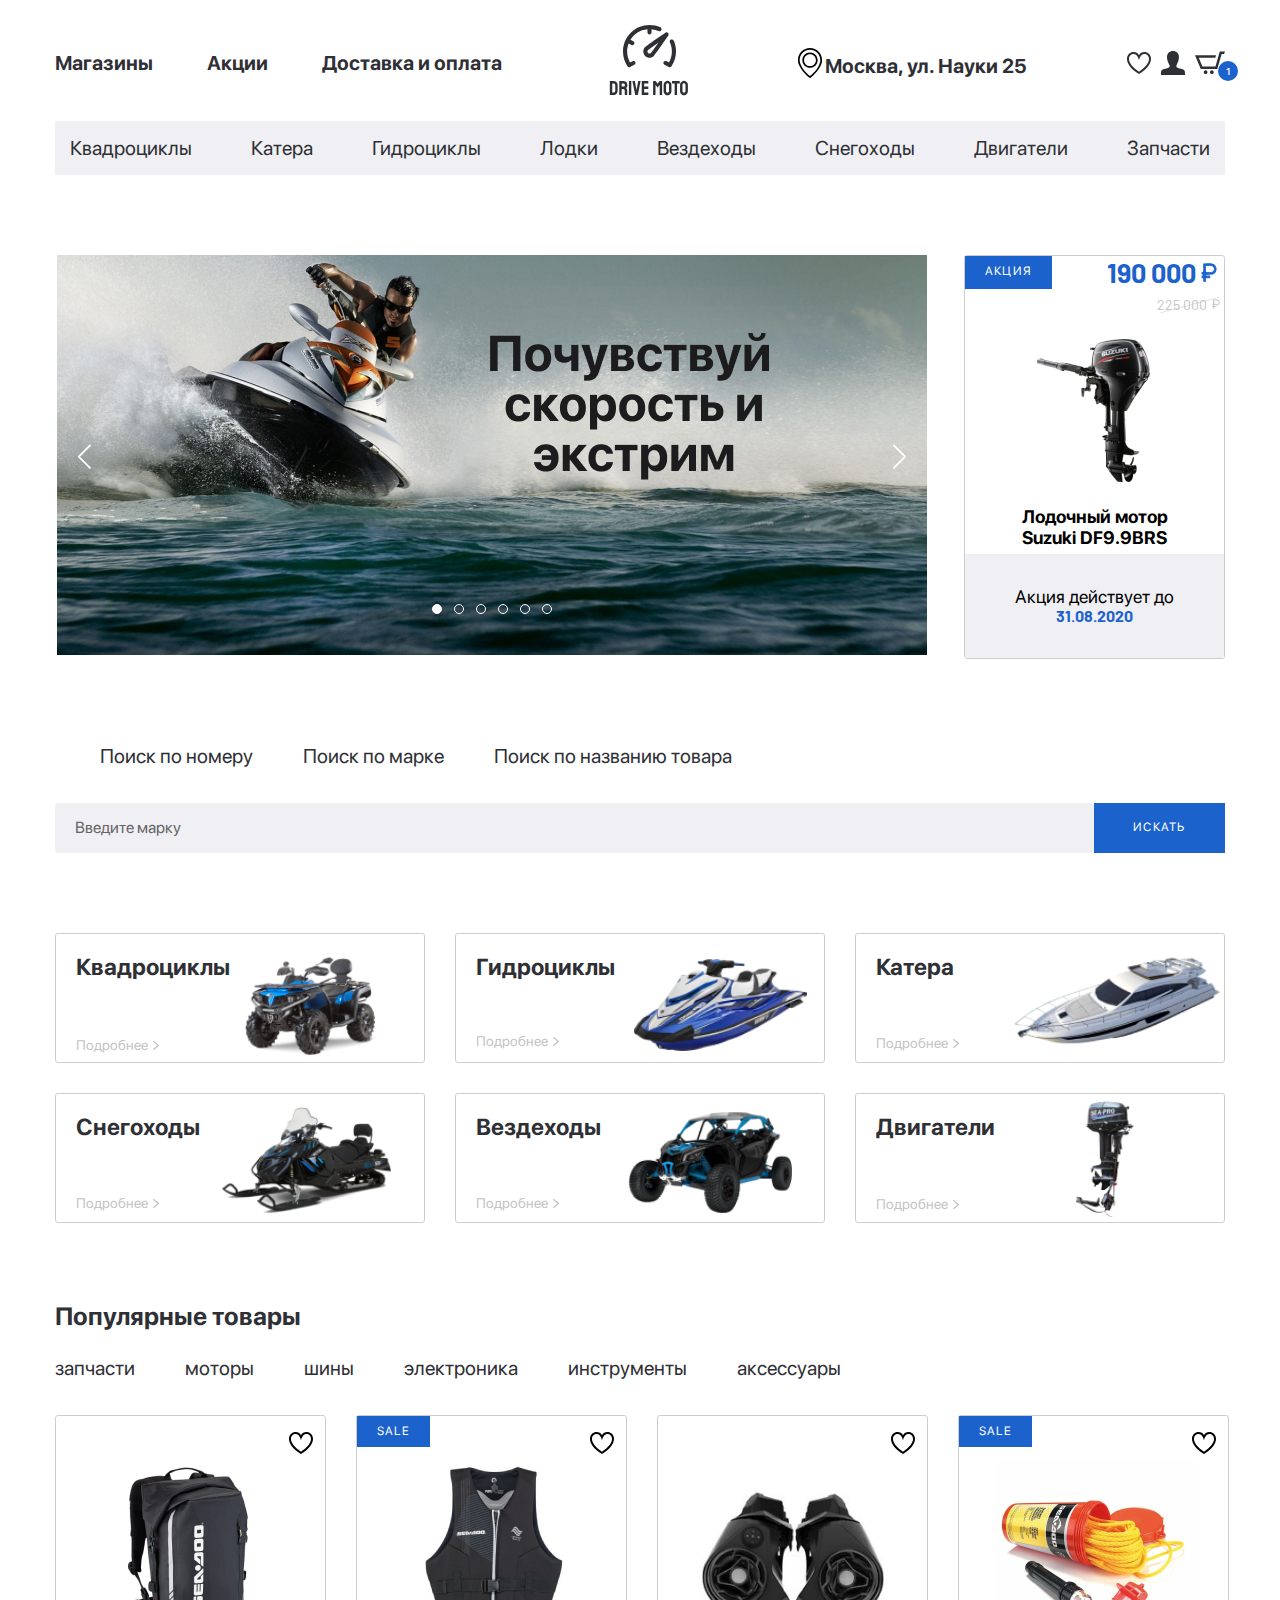
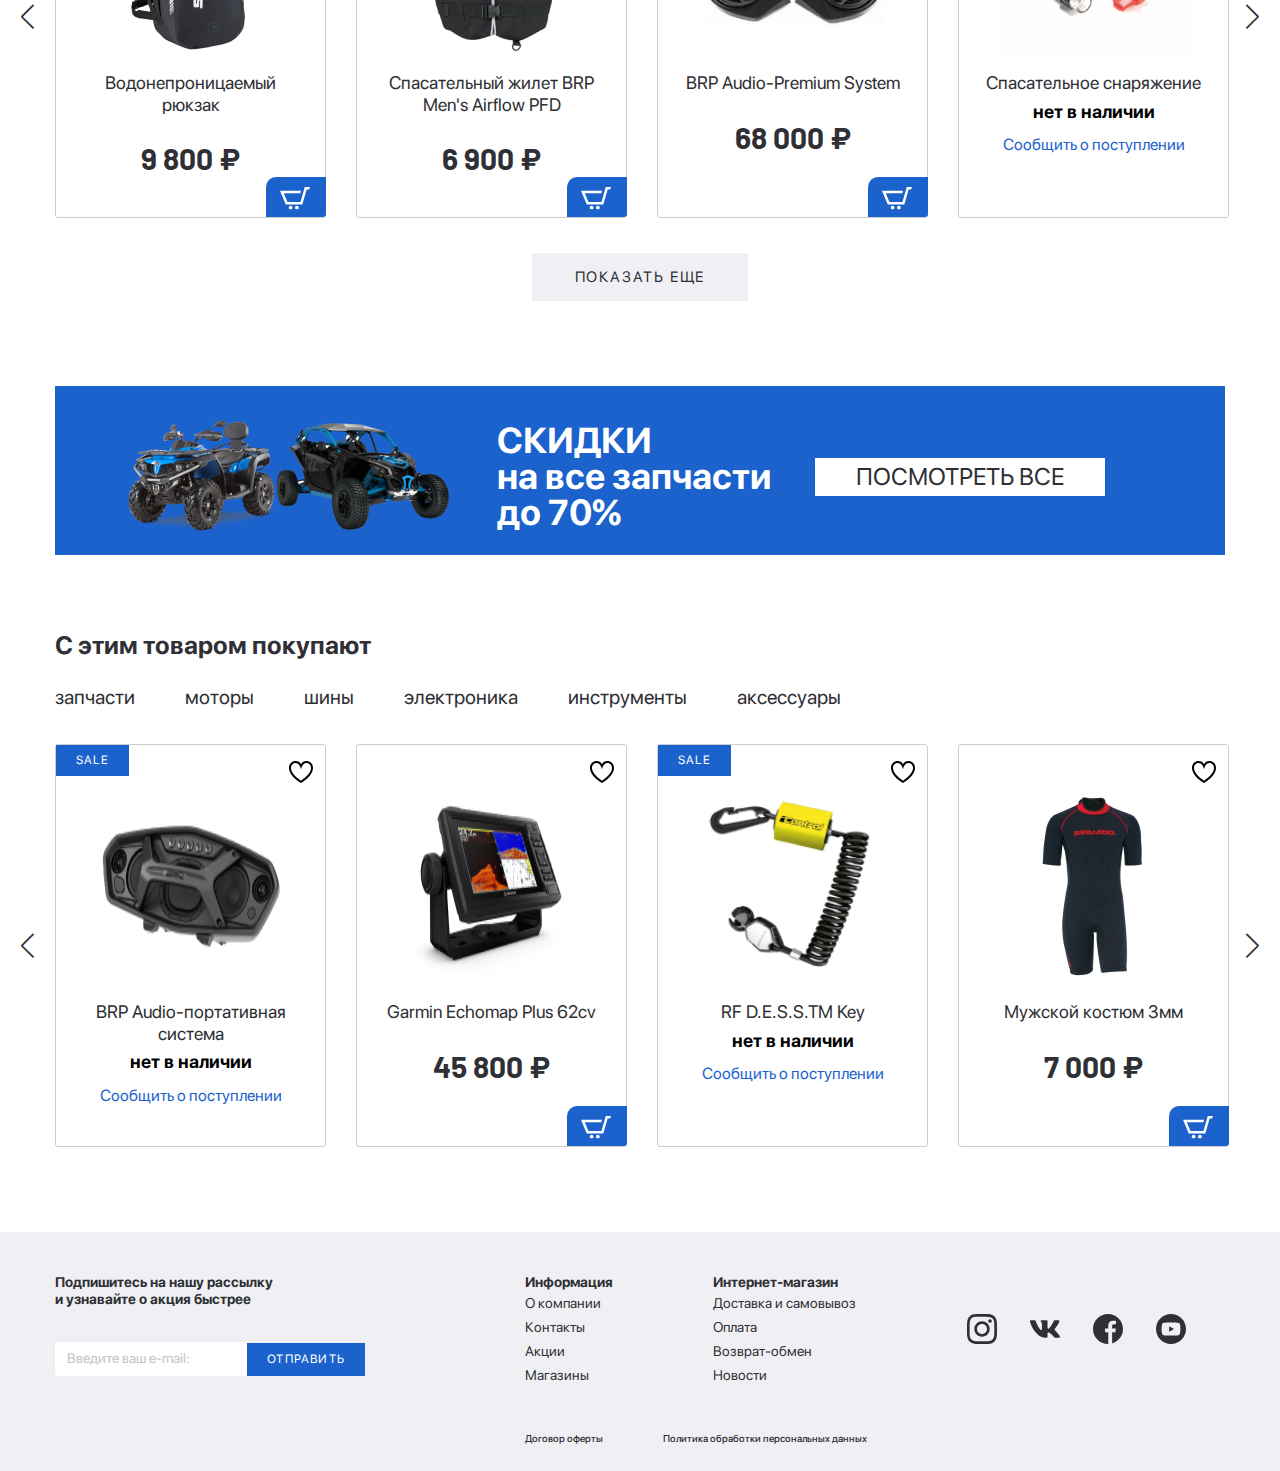
<file: index.html>
<!DOCTYPE html>
<html lang="ru">

<head>
    <meta charset="UTF-8">
    <meta http-equiv="X-UA-Compatible" content="IE=edge">
    <meta name="viewport" content="width=device-width, initial-scale=1.0">
    <title>Dive Moto</title>
    <link rel="stylesheet" href="css/normalize.css">
    <link rel="stylesheet" href="css/style.css">
    <link rel="stylesheet" href="css/swiper-bundle.css">
    <link rel="stylesheet" href="css/mob.css">
    <link rel="preconnect" href="https://fonts.googleapis.com">
    <link rel="preconnect" href="https://fonts.gstatic.com" crossorigin>
    <link href="https://fonts.googleapis.com/css2?family=Barlow:wght@400;700&family=Staatliches&display=swap"
        rel="stylesheet">
    <script src="js/index.js" defer></script>
    <script src="js/swiper-bundle.js" defer></script>
    <script src="js/sliderMain.js" defer></script>
</head>

<body>
    <header class="dark-gray">
        <div class="container">
            <nav class="header__main dark-gray">
                <div class="header__main__ref">
                    <a href="#">Магазины</a>
                    <a href="#">Акции</a>
                    <a href="#">Доставка и оплата</a>
                </div>
                <img class="header__nav__logo" src="img/logo.svg" alt="">
                <div class="header__nav__geo">
                    <img src="img/geo.svg" alt="">
                    <p>Москва, ул. Науки 25</p>
                </div>
                <div class="header__nav__icons">
                    <div class="burger-mob">
                        <img src="img/burger.svg" alt="">
                    </div>

                    <!-- Открытый гамбургер -->
                    <div class="hamburger for-mob hidden">
                        <nav class="hamburger__nav">
                            <a href=""><img src="img/man.svg" alt="">Войти</a>
                            <a href=""><img src="img/man.svg" alt="">Регистрация</a>
                            <a href=""><img src="img/heart-mob.svg" alt="">Избранное</a>
                            <a href=""><img class="mini-cart" src="img/cart-mob.svg" alt="">Корзина</a>
                            <a href=""><img src="img/shop.svg" alt="">Магазины</a>
                            <a href=""><img src="img/promo.svg" alt="">Акции</a>
                            <a href=""><img src="img/delivery.svg" alt="">Доставка и оплата</a>
                            <a class="without-img" href="">Квадроциклы</a>
                            <a class="without-img" href="">Катера</a>
                            <a class="without-img" href="catalog.html">Гидроциклы</a>
                            <a class="without-img" href="">Лодки</a>
                            <a class="without-img" href="">Вездеходы</a>
                            <a class="without-img" href="">Снегоходы</a>
                            <a class="without-img" href="">Двигатели</a>
                            <a class="without-img" href="">Запчасти</a>
                        </nav>
                        <p>Москва,<br>
                            ул. Науки 25</p>
                    </div>

                    <p class="logo-mob">DRIVE MOTO</p>
                    <img class="icon-margin" src="img/header1.svg" alt="">
                    <img class="icon-margin" src="img/header2.svg" alt="">
                    <img src="img/header3.svg" alt="">
                    <div class="shop-count">
                        <p>1</p>
                    </div>
                </div>
                <div class="header__main__ref-mob">
                    <a href="#">Магазины</a>
                    <a href="#">Акции</a>
                    <a href="#">Доставка и оплата</a>
                </div>
            </nav>
            <nav class="header__shop for-wide">
                <a href="#">Квадроциклы</a>
                <a href="#">Катера</a>
                <a href="catalog.html">Гидроциклы</a>
                <a href="#">Лодки</a>
                <a href="#">Вездеходы</a>
                <a href="#">Снегоходы</a>
                <a href="#">Двигатели</a>
                <a href="#">Запчасти</a>
            </nav>
        </div>
    </header>
    <main>
        <div class="container">
            <aside>
                <div class="main-slider swiper slider-js">
                    <div class="swiper-wrapper">
                        <div class="swiper-slide">
                            <img src="img/banner.jpg" alt="">
                        </div>
                        <div class="swiper-slide">
                            <img src="img/banner.jpg" alt="">
                        </div>
                        <div class="swiper-slide">
                            <img src="img/banner.jpg" alt="">
                        </div>
                        <div class="swiper-slide">
                            <img src="img/banner.jpg" alt="">
                        </div>
                        <div class="swiper-slide">
                            <img src="img/banner.jpg" alt="">
                        </div>
                        <div class="swiper-slide">
                            <img src="img/banner.jpg" alt="">
                        </div>
                    </div>
                    <div class="swiper-button-prev"></div>
                    <div class="swiper-button-next"></div>
                    <div class="swiper-pagination"></div>
                </div>
                <div class="aside__promo">
                    <div class="aside__promo__price">
                        <p class="blue-rectangle promo-sale">Акция</p>
                        <p class="price blue-text">190 000</p>
                        <img src="/img/ruble.svg" alt="">
                    </div>
                    <div class="gray-text aside__promo__old-price">
                        <p>225 000</p>
                        <img class="cross" src="img/line.svg" alt="">
                        <img src="img/ruble-gray.svg" alt="">
                    </div>
                    <img src="img/motor.png" alt="">
                    <div class="container-item">
                        <h4 class="text-name ">Лодочный мотор
                            Suzuki DF9.9BRS</h4>
                    </div>
                    <div class="aside__promo__time">
                        <div class="container-item">
                            <p class="text-name">Акция действует до</p>
                            <p class="blue-text">31.08.2020</p>
                        </div>
                    </div>
                </div>
            </aside>
            <section class="main__nav">
                <nav class="main__nav__ref">
                    <a href="#">Поиск по номеру</a>
                    <a href="#">Поиск по марке</a>
                    <a href="#">Поиск по названию товара</a>
                </nav>
                <div class="main__nav__search">
                    <textarea placeholder="Введите марку"></textarea>
                    <button class="blue-rectangle main__nav__search__button">Искать</button>
                    <img class="search-loupe" src="/img/loupe.svg" alt="">
                </div>
            </section>
            <section class="main__items grid__items">
                <div class="item">
                    <div class="item__about">
                        <h3 class="dark-gray change-color">Квадроциклы</h3>
                        <img class="img-atv" src="img/atv.png" alt="">
                    </div>
                    <div class="item__more">
                        <p class="gray-text">Подробнее</p>
                        <img src="img/arrow.svg" alt="">
                    </div>
                </div>
                <div class="item">
                    <div class="item__about" href="catalog.html">
                        <h3 class="dark-gray change-color">Гидроциклы</h3>
                        <img class="img-jet" src="img/jet-ski.png" alt="">
                    </div>
                    <div class="item__more">
                        <p class="gray-text">Подробнее</p>
                        <img src="img/arrow.svg" alt="">
                    </div>
                </div>
                <div class="item">
                    <div class="item__about">
                        <h3 class="dark-gray change-color">Катера</h3>
                        <img class="img-boat" src="img/boat.png" alt="">
                    </div>
                    <div class="item__more">
                        <p class="gray-text">Подробнее</p>
                        <img src="img/arrow.svg" alt="">
                    </div>
                </div>
                <div class="item">
                    <div class="item__about">
                        <h3 class="dark-gray change-color">Снегоходы</h3>
                        <img class="img-snow" src="img/snowmobile.png" alt="">
                    </div>
                    <div class="item__more">
                        <p class="gray-text">Подробнее</p>
                        <img src="img/arrow.svg" alt="">
                    </div>
                </div>
                <div class="item">
                    <div class="item__about">
                        <h3 class="dark-gray change-color">Вездеходы</h3>
                        <img class="img-rover" src="img/rover.png" alt="">
                    </div>
                    <div class="item__more">
                        <p class="gray-text">Подробнее</p>
                        <img src="img/arrow.svg" alt="">
                    </div>
                </div>
                <div class="item">
                    <div class="item__about">
                        <h3 class="dark-gray change-color">Двигатели</h3>
                        <img class="img-engine" src="img/engine.png" alt="">
                    </div>
                    <div class="item__more">
                        <p class="gray-text">Подробнее</p>
                        <img src="img/arrow.svg" alt="">
                    </div>
                </div>
            </section>
            <section class="main__goods">
                <h2 class="dark-gray">Популярные товары</h2>
                <nav class="main__goods__nav">
                    <a href="#">запчасти</a>
                    <a href="#">моторы</a>
                    <a href="#">шины</a>
                    <a href="#">электроника</a>
                    <a href="#">инструменты</a>
                    <a href="#">аксессуары</a>
                </nav>

                <!-- Слайдер для экрана 320px -->
                <div class="main__goods__items swiper slider-js mob-screen">
                    <div class="swiper-pagination"></div>
                    <div class="swiper-wrapper-goods swiper-wrapper">
                        <div class="swiper-slide">
                            <div class="good">
                                <div class="good__likes">
                                    <img class="heart" src="img/heart.svg" alt="">
                                    <img class="heart hidden" src="img/heart-blue.svg" alt="">
                                </div>
                                <img class="good-img" src="img/backpack.png" alt="">
                                <div class="good__about">
                                    <p class="text-name dark-gray change-color">Водонепроницаемый рюкзак</p>
                                    <p class="good__price dark-gray change-color">9 800 ₽</p>
                                </div>
                                <img class="good-cart" src="img/cart.svg" alt="">
                                <div class="good__to-see dark-gray hidden">
                                    <a href="product-card.html">посмотреть товар</a>
                                </div>
                            </div>
                        </div>
                        <div class="swiper-slide">
                            <div class="good">
                                <p class="blue-rectangle good-sale">SALE</p>
                                <div class="good__likes">
                                    <img class="heart" src="img/heart.svg" alt="">
                                    <img class="heart hidden" src="img/heart-blue.svg" alt="">
                                </div>
                                <img class="good-img" src="img/jacket.png" alt="">
                                <div class="good__about">
                                    <p class="text-name dark-gray change-color">Спасательный жилет BRP Men's Airflow
                                        PFD
                                    </p>
                                    <p class="good__price dark-gray change-color">6 900 ₽</p>
                                </div>
                                <img class="good-cart" src="img/cart.svg" alt="">
                                <div class="good__to-see dark-gray hidden">
                                    <a href="product-card.html">посмотреть товар</a>
                                </div>
                            </div>
                        </div>
                        <div class="swiper-slide">
                            <div class="good">
                                <div class="good__likes">
                                    <img class="heart" src="img/heart.svg" alt="">
                                    <img class="heart hidden" src="img/heart-blue.svg" alt="">
                                </div>
                                <img class="good-img" src="img/audio.png" alt="">
                                <div class="good__about">
                                    <p class="text-name dark-gray change-color">
                                        BRP Audio-Premium System</p>
                                    <p class="good__price dark-gray change-color">68 000 ₽</p>
                                </div>
                                <img class="good-cart" src="img/cart.svg" alt="">
                                <div class="good__to-see dark-gray hidden">
                                    <a href="product-card.html">посмотреть товар</a>
                                </div>
                            </div>
                        </div>
                        <div class="swiper-slide">
                            <div class="good">
                                <p class="blue-rectangle good-sale">SALE</p>
                                <div class="good__likes">
                                    <img class="heart" src="img/heart.svg" alt="">
                                    <img class="heart hidden" src="img/heart-blue.svg" alt="">
                                </div>
                                <img class="good-img" src="img/equip.png" alt="">
                                <div class="good__about">
                                    <p class="text-name dark-gray change-color">Спасательное
                                        снаряжение</p>
                                    <p class="text-name bold none">нет в наличии</p>
                                    <a href="#" class="small-refer">Сообщить о поступлении</a>
                                </div>
                                <div class="good__to-see dark-gray hidden">
                                    <a href="product-card.html">посмотреть товар</a>
                                </div>
                            </div>
                        </div>
                    </div>
                </div>

                <!-- Для wide-screen -->
                <div class="main__goods__items grid__goods wide-screen">
                    <div class="swiper-button-prev swiper-black prev"></div>
                    <div class="swiper-button-next swiper-black next"></div>
                    <div class="good">
                        <div class="good__likes">
                            <img class="heart" src="img/heart.svg" alt="">
                            <img class="heart hidden" src="img/heart-blue.svg" alt="">
                        </div>
                        <img class="good-img" src="img/backpack.png" alt="">
                        <div class="good__about">
                            <p class="text-name dark-gray change-color">Водонепроницаемый рюкзак</p>
                            <p class="good__price dark-gray change-color">9 800 ₽</p>
                        </div>
                        <img class="good-cart" src="img/cart.svg" alt="">
                        <div class="good__to-see dark-gray hidden">
                            <a href="product-card.html">посмотреть товар</a>
                        </div>
                    </div>
                    <div class="good">
                        <p class="blue-rectangle good-sale">SALE</p>
                        <div class="good__likes">
                            <img class="heart" src="img/heart.svg" alt="">
                            <img class="heart hidden" src="img/heart-blue.svg" alt="">
                        </div>
                        <img class="good-img" src="img/jacket.png" alt="">
                        <div class="good__about">
                            <p class="text-name dark-gray change-color">Спасательный жилет BRP Men's Airflow PFD</p>
                            <p class="good__price dark-gray change-color">6 900 ₽</p>
                        </div>
                        <img class="good-cart" src="img/cart.svg" alt="">
                        <div class="good__to-see dark-gray hidden">
                            <a href="product-card.html">посмотреть товар</a>
                        </div>
                    </div>
                    <div class="good">
                        <div class="good__likes">
                            <img class="heart" src="img/heart.svg" alt="">
                            <img class="heart hidden" src="img/heart-blue.svg" alt="">
                        </div>
                        <img class="good-img" src="img/audio.png" alt="">
                        <div class="good__about">
                            <p class="text-name dark-gray change-color">
                                BRP Audio-Premium System</p>
                            <p class="good__price dark-gray change-color">68 000 ₽</p>
                        </div>
                        <img class="good-cart" src="img/cart.svg" alt="">
                        <div class="good__to-see dark-gray hidden">
                            <a href="product-card.html">посмотреть товар</a>
                        </div>
                    </div>
                    <div class="good">
                        <p class="blue-rectangle good-sale">SALE</p>
                        <div class="good__likes">
                            <img class="heart" src="img/heart.svg" alt="">
                            <img class="heart hidden" src="img/heart-blue.svg" alt="">
                        </div>
                        <img class="good-img" src="img/equip.png" alt="">
                        <div class="good__about">
                            <p class="text-name dark-gray change-color">Спасательное
                                снаряжение</p>
                            <p class="text-name bold none">нет в наличии</p>
                            <a href="#" class="small-refer">Сообщить о поступлении</a>
                        </div>
                        <div class="good__to-see dark-gray hidden">
                            <a href="product-card.html">посмотреть товар</a>
                        </div>
                    </div>
                </div>

                <div class="main__goods__more">
                    <p class="dark-gray">Показать еще</p>
                </div>
            </section>

            <!-- Для широких экранов -->
            <aside class="main__ad for-wide">
                <img src="img/moto.png" alt="">
                <img src="img/moto2.png" alt="">
                <h1>CКИДКИ<br>
                    на все запчасти
                    до 70%</h1>
                <button class="main__ad__button dark-gray">ПОСМОТРЕТЬ ВСЕ</button>
            </aside>

            <!-- Мобильный адаптив -->
            <aside class="main__ad for-mob">
                <h1>Cкидки на все запчасти<br>
                    до 70%</h1>
                <div class="main__ad-content">
                    <img class="main__ad-img" src="img/moto.png" alt="">
                    <button class=" main__ad__button dark-gray">ПОСМОТРЕТЬ ВСЕ</button>
                    <img class="main__ad-img" src="img/moto2.png" alt="">
                </div>
            </aside>

            <section class="main__goods">
                <h2 class="dark-gray with-this">С этим товаром покупают</h2>
                <nav class="main__goods__nav">
                    <a href="#">запчасти</a>
                    <a href="#">моторы</a>
                    <a href="#">шины</a>
                    <a href="#">электроника</a>
                    <a href="#">инструменты</a>
                    <a href="#">аксессуары</a>
                </nav>

                <!-- Слайдер для экрана 320px -->
                <div class="main__goods__items swiper slider-js mob-screen">
                    <div class="swiper-pagination"></div>
                    <div class="swiper-wrapper-goods swiper-wrapper">
                        <div class="swiper-slide">
                            <div class="good">
                                <p class="blue-rectangle good-sale">SALE</p>
                                <div class="good__likes">
                                    <img class="heart" src="img/heart.svg" alt="">
                                    <img class="heart hidden" src="img/heart-blue.svg" alt="">
                                </div>
                                <img class="good-img" src="img/audio-system.png" alt="">
                                <div class="good__about">
                                    <p class="text-name dark-gray change-color">BRP Audio-портативная система</p>
                                    <p class="text-name bold none">нет в наличии</p>
                                    <a href="#" class="small-refer">Сообщить о поступлении</a>
                                </div>
                                <div class="good__to-see dark-gray hidden">
                                    <a href="product-card.html">посмотреть товар</a>
                                </div>
                            </div>
                        </div>
                        <div class="swiper-slide">
                            <div class="good">
                                <div class="good__likes">
                                    <img class="heart" src="img/heart.svg" alt="">
                                    <img class="heart hidden" src="img/heart-blue.svg" alt="">
                                </div>
                                <img class="good-img" src="img/echomap.png" alt="">
                                <div class="good__about">
                                    <p class="text-name dark-gray change-color">Garmin Echomap Plus 62cv</p>
                                    <p class="good__price dark-gray change-color">45 800 ₽</p>
                                </div>
                                <img class="good-cart good-cart-to-move" src="img/cart.svg" alt="">
                                <div class="good__to-see dark-gray hidden">
                                    <a href="product-card.html">посмотреть товар</a>
                                </div>
                            </div>
                        </div>
                        <div class="swiper-slide">
                            <div class="good">
                                <p class="blue-rectangle good-sale">SALE</p>
                                <div class="good__likes">
                                    <img class="heart" src="img/heart.svg" alt="">
                                    <img class="heart hidden" src="img/heart-blue.svg" alt="">
                                </div>
                                <img class="good-img" src="img/key.png" alt="">
                                <div class="good__about">
                                    <p class="text-name dark-gray change-color">
                                        RF D.E.S.S.TM Key</p>
                                    <p class="text-name bold none">нет в наличии</p>
                                    <a href="#" class="small-refer">Сообщить о поступлении</a>
                                </div>
                                <div class="good__to-see dark-gray hidden">
                                    <a href="product-card.html">посмотреть товар</a>
                                </div>
                            </div>
                        </div>
                        <div class="swiper-slide">
                            <div class="good">
                                <div class="good__likes">
                                    <img class="heart" src="img/heart.svg" alt="">
                                    <img class="heart hidden" src="img/heart-blue.svg" alt="">
                                </div>
                                <img class="good-img" src="img/suit.png" alt="">
                                <div class="good__about">
                                    <p class="text-name dark-gray change-color">Мужской костюм
                                        3мм</p>
                                    <p class="good__price dark-gray change-color">7 000 ₽</p>
                                </div>
                                <img class="good-cart good-cart-to-move" src="img/cart.svg" alt="">
                                <div class="good__to-see dark-gray hidden">
                                    <a href="product-card.html">посмотреть товар</a>
                                </div>
                            </div>
                        </div>
                    </div>
                </div>

                <!-- Для wide-screen -->
                <div class="main__goods__items grid__goods swiper wide-screen">
                    <div class="swiper-button-prev swiper-black prev"></div>
                    <div class="swiper-button-next swiper-black next"></div>
                    <div class="good">
                        <p class="blue-rectangle good-sale">SALE</p>
                        <div class="good__likes">
                            <img class="heart" src="img/heart.svg" alt="">
                            <img class="heart hidden" src="img/heart-blue.svg" alt="">
                        </div>
                        <img class="good-img" src="img/audio-system.png" alt="">
                        <div class="good__about">
                            <p class="text-name dark-gray change-color">BRP Audio-портативная система</p>
                            <p class="text-name bold none">нет в наличии</p>
                            <a href="#" class="small-refer">Сообщить о поступлении</a>
                        </div>
                        <div class="good__to-see dark-gray hidden">
                            <a href="product-card.html">посмотреть товар</a>
                        </div>
                    </div>
                    <div class="good">
                        <div class="good__likes">
                            <img class="heart" src="img/heart.svg" alt="">
                            <img class="heart hidden" src="img/heart-blue.svg" alt="">
                        </div>
                        <img class="good-img" src="img/echomap.png" alt="">
                        <div class="good__about">
                            <p class="text-name dark-gray change-color">Garmin Echomap Plus 62cv</p>
                            <p class="good__price dark-gray change-color">45 800 ₽</p>
                        </div>
                        <img class="good-cart" src="img/cart.svg" alt="">
                        <div class="good__to-see dark-gray hidden">
                            <a href="product-card.html">посмотреть товар</a>
                        </div>
                    </div>
                    <div class="good">
                        <p class="blue-rectangle good-sale">SALE</p>
                        <div class="good__likes">
                            <img class="heart" src="img/heart.svg" alt="">
                            <img class="heart hidden" src="img/heart-blue.svg" alt="">
                        </div>
                        <img class="good-img" src="img/key.png" alt="">
                        <div class="good__about">
                            <p class="text-name dark-gray change-color">
                                RF D.E.S.S.TM Key</p>
                            <p class="text-name bold none">нет в наличии</p>
                            <a href="#" class="small-refer">Сообщить о поступлении</a>
                        </div>
                        <div class="good__to-see dark-gray hidden">
                            <a href="product-card.html">посмотреть товар</a>
                        </div>
                    </div>
                    <div class="good">
                        <div class="good__likes">
                            <img class="heart" src="img/heart.svg" alt="">
                            <img class="heart hidden" src="img/heart-blue.svg" alt="">
                        </div>
                        <img class="good-img" src="img/suit.png" alt="">
                        <div class="good__about">
                            <p class="text-name dark-gray change-color">Мужской костюм
                                3мм</p>
                            <p class="good__price dark-gray change-color">7 000 ₽</p>
                        </div>
                        <img class="good-cart" src="img/cart.svg" alt="">
                        <div class="good__to-see dark-gray hidden">
                            <a href="product-card.html">посмотреть товар</a>
                        </div>
                    </div>
                </div>

                <div class="main__goods__more for-mobile">
                    <p class="dark-gray">Показать еще</p>
                </div>
            </section>
        </div>
    </main>
    <footer>
        <div class="container">
            <div class="footer-flex">
                <div class="gray-background">
                    <p class="dark-gray footer__text">
                        Подпишитесь на нашу рассылку<br>
                        и узнавайте о акция быстрее
                    </p>
                    <div class="footer__search">
                        <textarea placeholder="Введите ваш e-mail:"></textarea>
                        <button class="blue-rectangle">Отправить</button>
                    </div>
                </div>

                <!-- Для широких экранов -->
                <div class="footer-flex wide-screen">
                    <nav>
                        <a class="footer__text" href="#">Информация</a>
                        <a href="#">О компании</a>
                        <a href="#">Контакты</a>
                        <a href="#">Акции</a>
                        <a href="#">Магазины</a>
                        <a class="footer__end" href="#">Договор оферты</a>
                    </nav>
                    <nav>
                        <a class="footer__text" href="#">Интернет-магазин</a>
                        <a href="#">Доставка и самовывоз</a>
                        <a href="#">Оплата</a>
                        <a href="#">Возврат-обмен</a>
                        <a href="#">Новости</a>
                        <a class="footer__end move-left" href="#">Политика обработки персональных данных</a>
                    </nav>
                </div>
                <div class="footer__icons wide-screen">
                    <a href="#"><img src="/img/inst.svg" alt=""></a>
                    <a href="#"><img src="/img/vk.svg" alt=""></a>
                    <a href="#"><img src="/img/facebook.svg" alt=""></a>
                    <a href="#"><img src="/img/youtube.svg" alt=""></a>
                </div>

                <!-- Мобильный адаптив -->
                <nav class="for-mob footer__mob-nav">
                    <div class="footer__mob-container">
                        <p class="footer__mob-list arrow-top">Информация</p>
                        <ul class="footer-list hidden">
                            <li>О компании</li>
                            <li>Контакты</li>
                            <li>Акции</li>
                            <li>Магазины</li>
                        </ul>
                    </div>
                    <div class="footer__mob-container">
                        <p class="footer__mob-list arrow-top">Интернет-магазин</p>
                        <ul class="footer-list hidden">
                            <li>Доставка и самовывоз</li>
                            <li>Оплата</li>
                            <li>Возврат-обмен</li>
                            <li>Новости</li>
                        </ul>
                    </div>
                </nav>
                <div class="footer__icons for-mob">
                    <a href="#"><img src="/img/inst.svg" alt=""></a>
                    <a href="#"><img src="/img/vk.svg" alt=""></a>
                    <a href="#"><img src="/img/facebook.svg" alt=""></a>
                    <a href="#"><img src="/img/youtube.svg" alt=""></a>
                </div>
                <div class="footer__text-mini for-mob">Договор оферты<br><br>Политика обработки персональных данных
                </div>

            </div>
        </div>
    </footer>
</body>

</html>
</file>
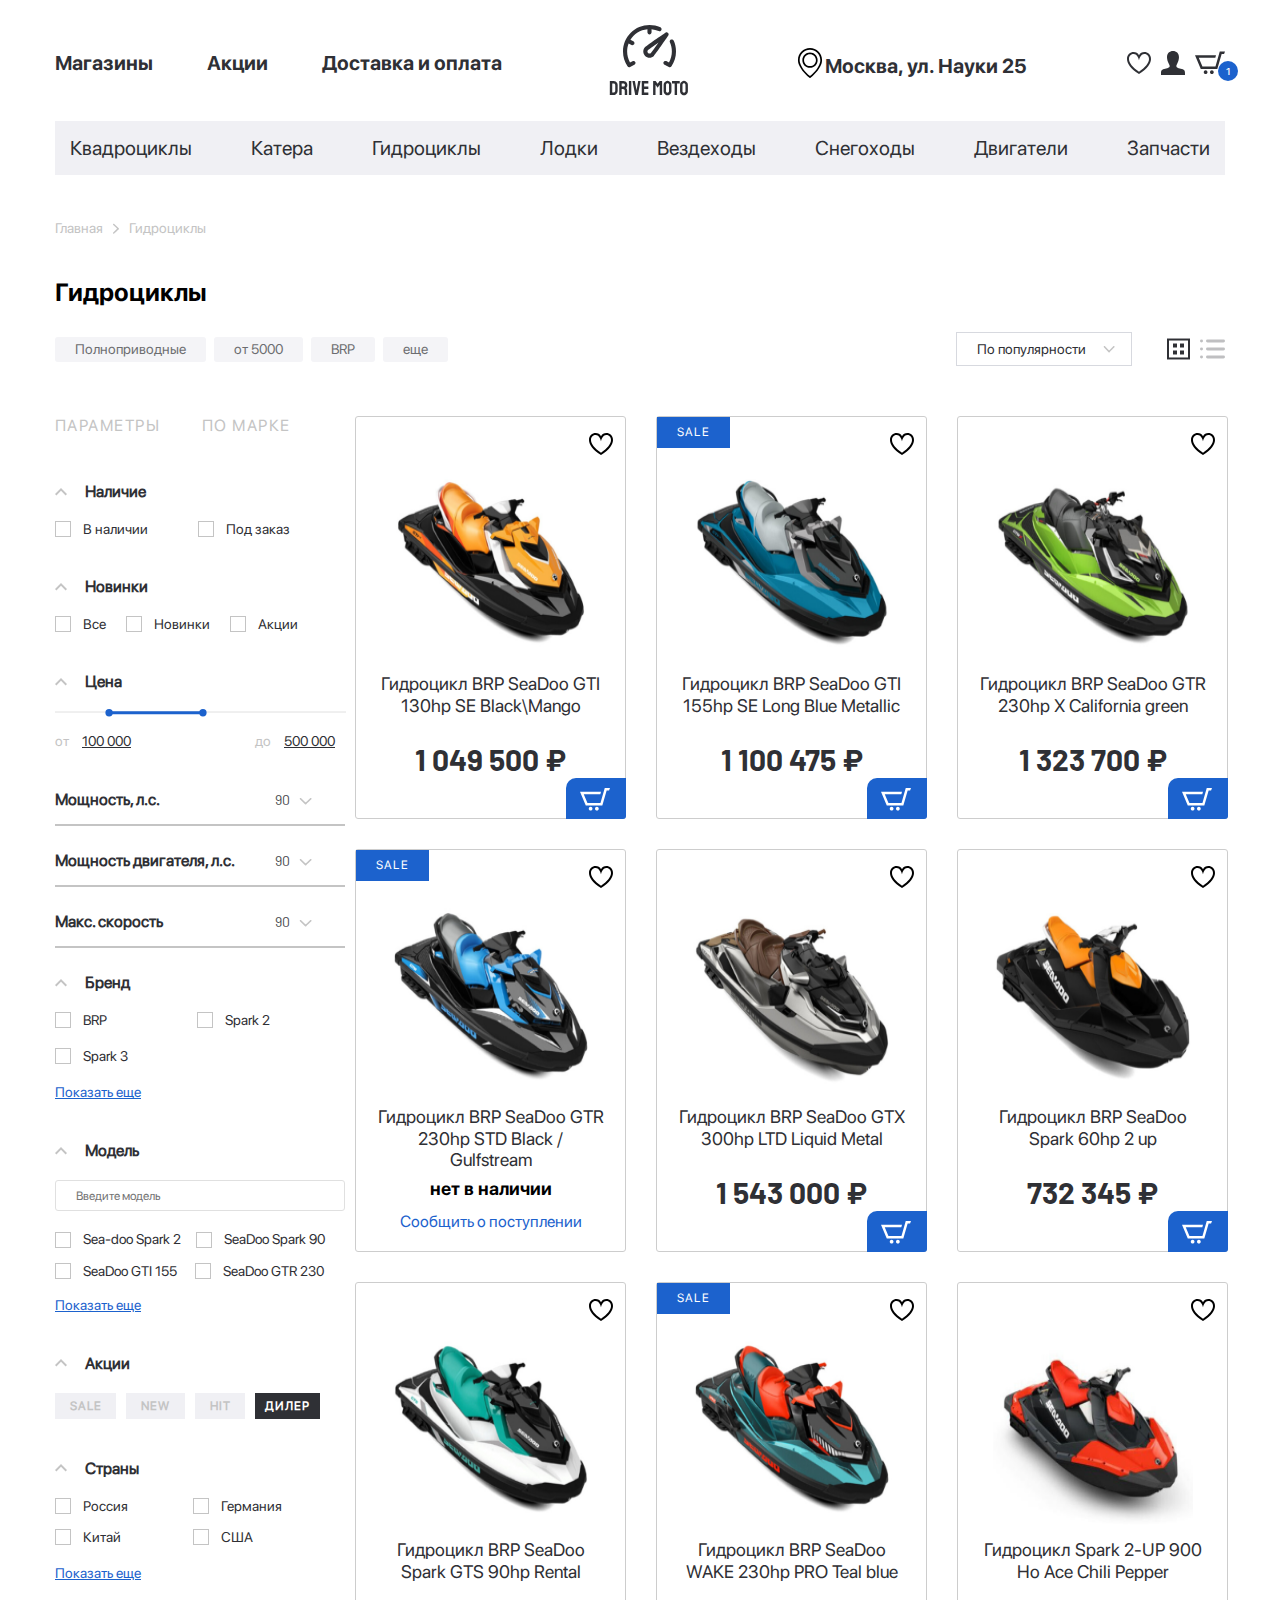
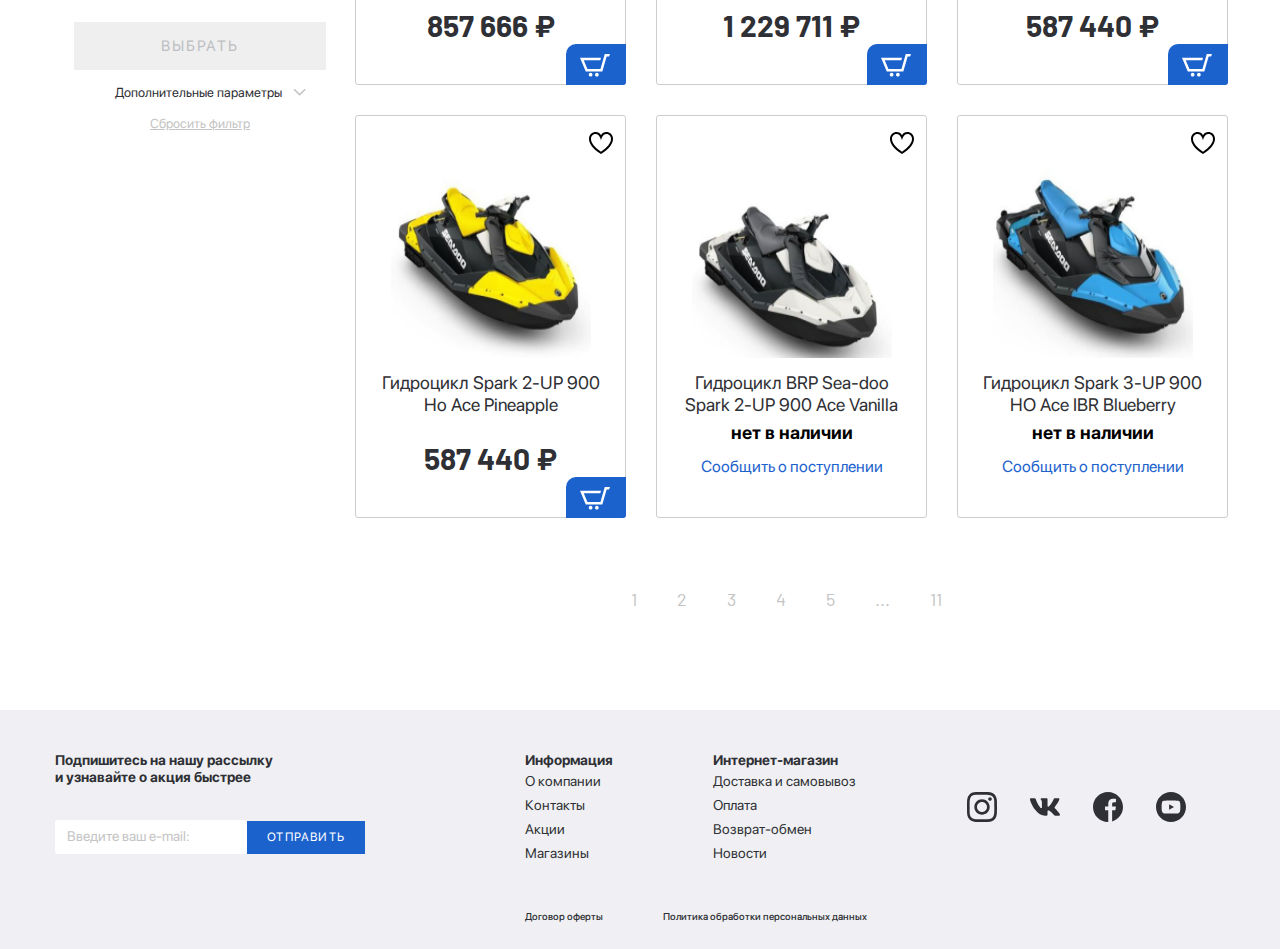
<file: catalog.html>
<!DOCTYPE html>
<html lang="ru">

<head>
    <meta charset="UTF-8">
    <meta http-equiv="X-UA-Compatible" content="IE=edge">
    <meta name="viewport" content="width=device-width, initial-scale=1.0">
    <title>Jet Skis</title>
    <link rel="stylesheet" href="css/normalize.css">
    <link rel="stylesheet" href="css/style.css">
    <link rel="stylesheet" href="css/swiper-bundle.css">
    <link rel="stylesheet" href="css/mob.css">
    <link rel="preconnect" href="https://fonts.googleapis.com">
    <link rel="preconnect" href="https://fonts.gstatic.com" crossorigin>
    <link href="https://fonts.googleapis.com/css2?family=Barlow:wght@400;700&family=Staatliches&display=swap"
        rel="stylesheet">
    <script src="js/index.js" defer></script>
    <script src="js/swiper-bundle.js" defer></script>
    <script src="js/sliderMain.js" defer></script>
</head>

<body>
    <header class="dark-gray header-catalog">
        <div class="container">
            <nav class="header__main dark-gray">
                <div class="header__main__ref">

                    <a href="#">Магазины</a>
                    <a href="#">Акции</a>
                    <a href="#">Доставка и оплата</a>
                </div>
                <img class="header__nav__logo" src="img/logo.svg" alt="">
                <div class="header__nav__geo">
                    <img src="img/geo.svg" alt="">
                    <p>Москва, ул. Науки 25</p>
                </div>
                <div class="header__nav__icons">
                    <div class="burger-mob">
                        <img src="img/burger.svg" alt="">
                    </div>

                    <!-- Открытый гамбургер -->
                    <div class="hamburger for-mob hidden">
                        <nav class="hamburger__nav">
                            <a href=""><img src="img/man.svg" alt="">Войти</a>
                            <a href=""><img src="img/man.svg" alt="">Регистрация</a>
                            <a href=""><img src="img/heart-mob.svg" alt="">Избранное</a>
                            <a href=""><img class="mini-cart" src="img/cart-mob.svg" alt="">Корзина</a>
                            <a href=""><img src="img/shop.svg" alt="">Магазины</a>
                            <a href=""><img src="img/promo.svg" alt="">Акции</a>
                            <a href=""><img src="img/delivery.svg" alt="">Доставка и оплата</a>
                            <a class="without-img" href="">Квадроциклы</a>
                            <a class="without-img" href="">Катера</a>
                            <a class="without-img" href="catalog.html">Гидроциклы</a>
                            <a class="without-img" href="">Лодки</a>
                            <a class="without-img" href="">Вездеходы</a>
                            <a class="without-img" href="">Снегоходы</a>
                            <a class="without-img" href="">Двигатели</a>
                            <a class="without-img" href="">Запчасти</a>
                        </nav>
                        <p>Москва,<br>
                            ул. Науки 25</p>
                    </div>

                    <p class="logo-mob">DRIVE MOTO</p>
                    <img class="icon-margin" src="img/header1.svg" alt="">
                    <img class="icon-margin" src="img/header2.svg" alt="">
                    <img src="img/header3.svg" alt="">
                    <div class="shop-count">
                        <p>1</p>
                    </div>
                </div>
            </nav>
            <nav class="header__shop">
                <a href="#">Квадроциклы</a>
                <a href="#">Катера</a>
                <a href="catalog.html">Гидроциклы</a>
                <a href="#">Лодки</a>
                <a href="#">Вездеходы</a>
                <a href="#">Снегоходы</a>
                <a href="#">Двигатели</a>
                <a href="#">Запчасти</a>
            </nav>
        </div>
    </header>
    <main>
        <div class="container">
            <aside class="aside-catalog">
                <a class="gray-text" href="index.html">Главная</a>
                <img class="aside-arrow" src="img/arrow-back.svg" alt="">
                <p class="gray-text">Гидроциклы</p>
            </aside>
            <section class="main__extra">
                <h2>Гидроциклы</h2>
                <div class="section__extra">
                    <nav class="section__extra-nav">
                        <a class="section__extra__text">Полноприводные</a>
                        <a class="section__extra__text">от 5000</a>
                        <a class="section__extra__text">BRP</a>
                        <a class="section__extra__text">еще</a>
                    </nav>
                    <div class="section__extra__filter">

                        <!-- Для wide-screen -->
                        <select class="extra__filter__select dark-gray wide-screen">
                            <option value="">По популярности</option>
                            <option value="">По алфавиту</option>
                            <option value="">По цене</option>
                        </select>

                        <!-- Для экрана 320px -->
                        <img class="mob-screen" src="img/filter.svg" alt="">
                        <p class="dark-gray mob-screen">По популярности</p>
                        <img src="img/filter1.svg" alt="">
                        <img src="img/filter2.svg" alt="">
                    </div>
                </div>
            </section>
            <section class="main__general">
                <aside>
                    <div class="main__general__header">
                        <p>Параметры</p>
                        <p>По марке</p>
                    </div>
                    <div class="main__general__item available">
                        <div>
                            <p class="dark-gray available-header arrow-down for-arrow">Наличие</p>
                        </div>
                        <div class="for-hidden">
                            <input type="checkbox" class="custom-checkbox" id="available" name="available" value="yes">
                            <label class="dark-gray" for="available">В наличии</label>
                            <input type="checkbox" class="custom-checkbox" id="order" name="available" value="yes">
                            <label class="dark-gray" for="order">Под заказ</label>
                        </div>
                    </div>
                    <div class="main__general__item new">
                        <div>
                            <p class="dark-gray available-header arrow-down for-arrow">Новинки</p>
                        </div>
                        <div class="for-hidden">
                            <input type="checkbox" class="custom-checkbox" id="all" name="all" value="yes">
                            <label class="dark-gray" for="all">Все</label>
                            <input type="checkbox" class="custom-checkbox" id="new`s" name="available" value="yes">
                            <label class="dark-gray" for="new`s">Новинки</label>
                            <input type="checkbox" class="custom-checkbox" id="stock" name="available" value="yes">
                            <label class="dark-gray" for="stock">Акции</label>
                        </div>
                    </div>
                    <div class="main__general__item price">
                        <div>
                            <p class="dark-gray available-header arrow-down for-arrow">Цена</p>
                        </div>
                        <div class="for-hidden">
                            <div class="pull">
                                <img src="img/pull.svg" alt="">
                                <img class="img-for-pull" src="img/forpull.svg" alt="">
                            </div>
                            <div class="price-interval">
                                <p class="gray-text">от <span>100 000</span></p>
                                <p class="gray-text">до <span>500 000</span></p>
                            </div>
                        </div>
                    </div>
                    <div class="dop">
                        <p class="dark-gray available-header">Мощность, л.с.</p>
                        <div class="dop-dop">
                            <p class="dop-text arrow-top">90</p>
                            <ul class="dop-select-list hidden">
                                <li>90</li>
                                <li>130</li>
                                <li>154</li>
                                <li>230</li>
                                <li>300</li>
                            </ul>
                        </div>
                    </div>
                    <div class="dop">
                        <p class="dark-gray available-header">Мощность двигателя, л.с.</p>
                        <div class="dop-dop">
                            <p class="dop-text arrow-top">90</p>
                            <ul class="dop-select-list hidden">
                                <li>90</li>
                                <li>130</li>
                                <li>154</li>
                                <li>230</li>
                                <li>300</li>
                            </ul>
                        </div>
                    </div>
                    <div class="dop">
                        <p class="dark-gray available-header">Макс. скорость</p>
                        <div class="dop-dop">
                            <p class="dop-text arrow-top">90</p>
                            <ul class="dop-select-list hidden">
                                <li>90</li>
                                <li>130</li>
                                <li>154</li>
                                <li>230</li>
                                <li>300</li>
                            </ul>
                        </div>
                    </div>
                    <div class="main__general__item">
                        <div>
                            <p class="dark-gray available-header arrow-down for-arrow">Бренд</p>
                        </div>
                        <div class="for-hidden">
                            <div class="item-brand">
                                <input type="checkbox" class="custom-checkbox" id="brp" name="all" value="yes">
                                <label class="dark-gray margin" for="brp">BRP</label>
                                <input type="checkbox" class="custom-checkbox" id="spark-2" name="available"
                                    value="yes">
                                <label class="dark-gray margin2" for="spark-2">Spark 2</label>
                                <input type="checkbox" class="custom-checkbox" id="spark-3" name="available"
                                    value="yes">
                                <label class="dark-gray" for="spark-3">Spark 3</label>
                            </div>
                            <a href="#" class="show-more">Показать еще</a>
                        </div>

                    </div>
                    <div class="main__general__item model">
                        <div>
                            <p class="dark-gray available-header arrow-down for-arrow">Модель</p>
                        </div>
                        <div class="for-hidden">
                            <textarea class="model-textarea" placeholder="Введите модель"></textarea>
                            <div class="item-brand item-model">
                                <input type="checkbox" class="custom-checkbox" id="sea" name="all" value="yes">
                                <label class="dark-gray" for="sea">Sea-doo Spark 2</label>
                                <input type="checkbox" class="custom-checkbox" id="sea2" name="available" value="yes">
                                <label class="dark-gray" for="sea2">SeaDoo Spark 90 </label>
                                <input type="checkbox" class="custom-checkbox" id="sea3" name="available" value="yes">
                                <label class="dark-gray" for="sea3">SeaDoo GTI 155</label>
                                <input type="checkbox" class="custom-checkbox" id="sea4" name="available" value="yes">
                                <label class="dark-gray" for="sea4">SeaDoo GTR 230</label>
                            </div>
                            <a href="#" class="show-more">Показать еще</a>
                        </div>

                    </div>
                    <div class="main__general__item model">
                        <div>
                            <p class="dark-gray available-header arrow-down for-arrow">Акции</p>
                        </div>
                        <div class="item-stocks for-hidden">
                            <button>SALE</button>
                            <button>NEW</button>
                            <button>HIT</button>
                            <button class="diler">ДИЛЕР</button>
                        </div>
                    </div>
                    <div class="main__general__item model">
                        <div>
                            <p class="dark-gray available-header arrow-down for-arrow">Страны</p>
                        </div>
                        <div class="for-hidden">
                            <div class="item-brand item-country">
                                <input type="checkbox" class="custom-checkbox" id="russia" name="all" value="yes">
                                <label class="dark-gray" for="russia">Россия</label>
                                <input type="checkbox" class="custom-checkbox" id="germany" name="available"
                                    value="yes">
                                <label class="dark-gray" for="germany">Германия</label>
                                <input type="checkbox" class="custom-checkbox" id="china" name="available" value="yes">
                                <label class="dark-gray" for="china">Китай</label>
                                <input type="checkbox" class="custom-checkbox" id="usa" name="available" value="yes">
                                <label class="dark-gray" for="usa">США</label>
                            </div>
                            <a href="#" class="show-more">Показать еще</a>
                        </div>
                    </div>
                    <div class="main__general__footer">
                        <button class="main__general__button">ВЫБРАТЬ</button>
                        <div>
                            <p class="dark-gray arrow-top">Дополнительные параметры</p>
                            <p class="gray-text">Сбросить фильтр</p>
                        </div>

                    </div>
                </aside>
                <section class="z-index">
                    <div class="main__general__items">
                        <div class="good good-catalog">
                            <div class="good__likes">
                                <img class="heart" src="img/heart.svg" alt="">
                                <img class="heart hidden" src="img/heart-blue.svg" alt="">
                            </div>
                            <img class="good-img" src="img/gidro1.png" alt="">
                            <div class="good__about">
                                <p class="text-name dark-gray change-color">Гидроцикл BRP SeaDoo GTI 130hp SE
                                    Black\Mango
                                </p>
                                <p class="good__price dark-gray change-color">1 049 500 ₽</p>
                            </div>
                            <img class="good-cart cart-catalog" src="img/cart.svg" alt="">
                            <div class="good__to-see dark-gray hidden">
                                <a href="product-card.html">посмотреть товар</a>
                            </div>
                        </div>
                        <div class="good good-catalog">
                            <p class="blue-rectangle good-sale">SALE</p>
                            <div class="good__likes">
                                <img class="heart" src="img/heart.svg" alt="">
                                <img class="heart hidden" src="img/heart-blue.svg" alt="">
                            </div>
                            <img class="good-img" src="img/gidro2.png" alt="">
                            <div class="good__about">
                                <p class="text-name dark-gray change-color">Гидроцикл BRP SeaDoo GTI 155hp SE Long Blue
                                    Metallic</p>
                                <p class="good__price dark-gray change-color">1 100 475 ₽</p>
                            </div>
                            <img class="good-cart cart-catalog" src="img/cart.svg" alt="">
                            <div class="good__to-see dark-gray hidden">
                                <a href="product-card.html">посмотреть товар</a>
                            </div>
                        </div>
                        <div class="good good-catalog">
                            <div class="good__likes">
                                <img class="heart" src="img/heart.svg" alt="">
                                <img class="heart hidden" src="img/heart-blue.svg" alt="">
                            </div>
                            <img class="good-img" src="img/gidro3.png" alt="">
                            <div class="good__about">
                                <p class="text-name dark-gray change-color">Гидроцикл BRP SeaDoo GTR 230hp X California
                                    green </p>
                                <p class="good__price dark-gray change-color">1 323 700 ₽</p>
                            </div>
                            <img class="good-cart cart-catalog" src="img/cart.svg" alt="">
                            <div class="good__to-see dark-gray hidden">
                                <a href="product-card.html">посмотреть товар</a>
                            </div>
                        </div>
                        <div class="good good-catalog">
                            <p class="blue-rectangle good-sale">SALE</p>
                            <div class="good__likes">
                                <img class="heart" src="img/heart.svg" alt="">
                                <img class="heart hidden" src="img/heart-blue.svg" alt="">
                            </div>
                            <img class="good-img" src="img/gidro4.png" alt="">
                            <div class="good__about">
                                <p class="text-name dark-gray change-color">Гидроцикл BRP SeaDoo GTR 230hp STD Black /
                                    Gulfstream</p>
                                <p class="text-name bold none">нет в наличии</p>
                                <a href="#" class="small-refer">Сообщить о поступлении</a>
                            </div>
                            <div class="good__to-see dark-gray hidden">
                                <a href="product-card.html">посмотреть товар</a>
                            </div>
                        </div>
                        <div class="good good-catalog">
                            <div class="good__likes">
                                <img class="heart" src="img/heart.svg" alt="">
                                <img class="heart hidden" src="img/heart-blue.svg" alt="">
                            </div>
                            <img class="good-img" src="img/gidrot5.png" alt="">
                            <div class="good__about">
                                <p class="text-name dark-gray change-color">Гидроцикл BRP SeaDoo GTX 300hp LTD Liquid
                                    Metal
                                </p>
                                <p class="good__price dark-gray change-color">1 543 000 ₽</p>
                            </div>
                            <img class="good-cart cart-catalog" src="img/cart.svg" alt="">
                            <div class="good__to-see dark-gray hidden">
                                <a href="product-card.html">посмотреть товар</a>
                            </div>
                        </div>
                        <div class="good good-catalog">
                            <div class="good__likes">
                                <img class="heart" src="img/heart.svg" alt="">
                                <img class="heart hidden" src="img/heart-blue.svg" alt="">
                            </div>
                            <img class="good-img" src="img/gidro6.png" alt="">
                            <div class="good__about">
                                <p class="text-name dark-gray change-color">Гидроцикл BRP SeaDoo Spark 60hp 2 up</p>
                                <p class="good__price dark-gray change-color">732 345 ₽</p>
                            </div>
                            <img class="good-cart cart-catalog" src="img/cart.svg" alt="">
                            <div class="good__to-see dark-gray hidden">
                                <a href="product-card.html">посмотреть товар</a>
                            </div>
                        </div>
                        <div class="good good-catalog">
                            <div class="good__likes">
                                <img class="heart" src="img/heart.svg" alt="">
                                <img class="heart hidden" src="img/heart-blue.svg" alt="">
                            </div>
                            <img class="good-img" src="img/gidro7.png" alt="">
                            <div class="good__about">
                                <p class="text-name dark-gray change-color">Гидроцикл BRP SeaDoo Spark GTS 90hp Rental
                                </p>
                                <p class="good__price dark-gray change-color">857 666 ₽</p>
                            </div>
                            <img class="good-cart cart-catalog" src="img/cart.svg" alt="">
                            <div class="good__to-see dark-gray hidden">
                                <a href="product-card.html">посмотреть товар</a>
                            </div>
                        </div>
                        <div class="good good-catalog">
                            <p class="blue-rectangle good-sale">SALE</p>
                            <div class="good__likes">
                                <img class="heart" src="img/heart.svg" alt="">
                                <img class="heart hidden" src="img/heart-blue.svg" alt="">
                            </div>
                            <img class="good-img" src="img/gidro8.png" alt="">
                            <div class="good__about">
                                <p class="text-name dark-gray change-color">Гидроцикл BRP SeaDoo WAKE 230hp PRO Teal
                                    blue
                                </p>
                                <p class="good__price dark-gray change-color">1 229 711 ₽</p>
                            </div>
                            <img class="good-cart cart-catalog" src="img/cart.svg" alt="">
                            <div class="good__to-see dark-gray hidden">
                                <a href="product-card.html">посмотреть товар</a>
                            </div>
                        </div>
                        <div class="good good-catalog">
                            <div class="good__likes">
                                <img class="heart" src="img/heart.svg" alt="">
                                <img class="heart hidden" src="img/heart-blue.svg" alt="">
                            </div>
                            <img class="good-img" src="img/gidro9.png" alt="">
                            <div class="good__about">
                                <p class="text-name dark-gray change-color">Гидроцикл Spark 2-UP 900 Ho Ace Chili Pepper
                                </p>
                                <p class="good__price dark-gray change-color">587 440 ₽</p>
                            </div>
                            <img class="good-cart cart-catalog" src="img/cart.svg" alt="">
                            <div class="good__to-see dark-gray hidden">
                                <a href="product-card.html">посмотреть товар</a>
                            </div>
                        </div>
                        <div class="good good-catalog">
                            <div class="good__likes">
                                <img class="heart" src="img/heart.svg" alt="">
                                <img class="heart hidden" src="img/heart-blue.svg" alt="">
                            </div>
                            <img class="good-img" src="img/gidro10.png" alt="">
                            <div class="good__about">
                                <p class="text-name dark-gray change-color">Гидроцикл Spark 2-UP 900 Ho Ace Pineapple
                                </p>
                                <p class="good__price dark-gray change-color">587 440 ₽</p>
                            </div>
                            <img class="good-cart cart-catalog" src="img/cart.svg" alt="">
                            <div class="good__to-see dark-gray hidden">
                                <a href="product-card.html">посмотреть товар</a>
                            </div>
                        </div>
                        <div class="good good-catalog">
                            <div class="good__likes">
                                <img class="heart" src="img/heart.svg" alt="">
                                <img class="heart hidden" src="img/heart-blue.svg" alt="">
                            </div>
                            <img class="good-img" src="img/gidro11.png" alt="">
                            <div class="good__about">
                                <p class="text-name dark-gray change-color">Гидроцикл BRP Sea-doo Spark 2-UP 900 Ace
                                    Vanilla
                                </p>
                                <p class="text-name bold none">нет в наличии</p>
                                <a href="#" class="small-refer">Сообщить о поступлении</a>
                            </div>
                            <div class="good__to-see dark-gray hidden">
                                <a href="product-card.html">посмотреть товар</a>
                            </div>
                        </div>
                        <div class="good good-catalog">
                            <div class="good__likes">
                                <img class="heart" src="img/heart.svg" alt="">
                                <img class="heart hidden" src="img/heart-blue.svg" alt="">
                            </div>
                            <img class="good-img" src="img/gidro12.png" alt="">
                            <div class="good__about">
                                <p class="text-name dark-gray change-color">Гидроцикл Spark 3-UP 900 HO Ace IBR
                                    Blueberry
                                </p>
                                <p class="text-name bold none">нет в наличии</p>
                                <a href="#" class="small-refer">Сообщить о поступлении</a>
                            </div>
                            <div class="good__to-see dark-gray hidden">
                                <a href="product-card.html">посмотреть товар</a>
                            </div>
                        </div>
                    </div>
                    <div class="main__goods__more for-section">
                        <p class="dark-gray">Показать еще</p>
                    </div>
                    <div class="main__general__items-pagination">
                        <p class="hover">1</p>
                        <p class="hover">2</p>
                        <p class="hover">3</p>
                        <p class="hover">4</p>
                        <p class="hover">5</p>
                        <p>...</p>
                        <p class="hover">11</p>
                    </div>

                    <!-- Для экрана 320px -->
                    <section class="main__goods main__goods-catalog">
                        <h2 class="dark-gray with-this">С этим товаром покупают</h2>
                        <nav class="main__goods__nav">
                            <a href="#">запчасти</a>
                            <a href="#">моторы</a>
                            <a href="#">шины</a>
                            <a href="#">электроника</a>
                            <a href="#">инструменты</a>
                            <a href="#">аксессуары</a>
                        </nav>
                        <div class="main__goods__items swiper slider-js mob-screen">
                            <div class="swiper-pagination"></div>
                            <div class="swiper-wrapper-goods swiper-wrapper">
                                <div class="swiper-slide">
                                    <div class="good">
                                        <p class="blue-rectangle good-sale">SALE</p>
                                        <div class="good__likes">
                                            <img class="heart" src="img/heart.svg" alt="">
                                            <img class="heart hidden" src="img/heart-blue.svg" alt="">
                                        </div>
                                        <img class="good-img" src="img/audio-system.png" alt="">
                                        <div class="good__about">
                                            <p class="text-name dark-gray change-color">BRP Audio-портативная система
                                            </p>
                                            <p class="text-name bold none">нет в наличии</p>
                                            <a href="#" class="small-refer">Сообщить о поступлении</a>
                                        </div>
                                        <div class="good__to-see dark-gray hidden">
                                            <a href="product-card.html">посмотреть товар</a>
                                        </div>
                                    </div>
                                </div>
                                <div class="swiper-slide">
                                    <div class="good">
                                        <div class="good__likes">
                                            <img class="heart" src="img/heart.svg" alt="">
                                            <img class="heart hidden" src="img/heart-blue.svg" alt="">
                                        </div>
                                        <img class="good-img" src="img/echomap.png" alt="">
                                        <div class="good__about">
                                            <p class="text-name dark-gray change-color">Garmin Echomap Plus 62cv</p>
                                            <p class="good__price dark-gray change-color">45 800 ₽</p>
                                        </div>
                                        <img class="good-cart cart-catalog-2" src="img/cart.svg" alt="">
                                        <div class="good__to-see dark-gray hidden">
                                            <a href="product-card.html">посмотреть товар</a>
                                        </div>
                                    </div>
                                </div>
                                <div class="swiper-slide">
                                    <div class="good">
                                        <p class="blue-rectangle good-sale">SALE</p>
                                        <div class="good__likes">
                                            <img class="heart" src="img/heart.svg" alt="">
                                            <img class="heart hidden" src="img/heart-blue.svg" alt="">
                                        </div>
                                        <img class="good-img" src="img/key.png" alt="">
                                        <div class="good__about">
                                            <p class="text-name dark-gray change-color">
                                                RF D.E.S.S.TM Key</p>
                                            <p class="text-name bold none">нет в наличии</p>
                                            <a href="#" class="small-refer">Сообщить о поступлении</a>
                                        </div>
                                        <div class="good__to-see dark-gray hidden">
                                            <a href="product-card.html">посмотреть товар</a>
                                        </div>
                                    </div>
                                </div>
                                <div class="swiper-slide">
                                    <div class="good">
                                        <div class="good__likes">
                                            <img class="heart" src="img/heart.svg" alt="">
                                            <img class="heart hidden" src="img/heart-blue.svg" alt="">
                                        </div>
                                        <img class="good-img" src="img/suit.png" alt="">
                                        <div class="good__about">
                                            <p class="text-name dark-gray change-color">Мужской костюм
                                                3мм</p>
                                            <p class="good__price dark-gray change-color">7 000 ₽</p>
                                        </div>
                                        <img class="good-cart cart-catalog-2" src="img/cart.svg" alt="">
                                        <div class="good__to-see dark-gray hidden">
                                            <a href="product-card.html">посмотреть товар</a>
                                        </div>
                                    </div>
                                </div>
                            </div>
                        </div>
                    </section>
                    <div class="main__goods__more for-mobile-catalog">
                        <p class="dark-gray">Показать еще</p>
                    </div>

                </section>
            </section>
        </div>
    </main>
    <footer>
        <div class="container">
            <div class="footer-flex">
                <div class="gray-background">
                    <p class="dark-gray footer__text">
                        Подпишитесь на нашу рассылку<br>
                        и узнавайте о акция быстрее
                    </p>
                    <div class="footer__search">
                        <textarea placeholder="Введите ваш e-mail:"></textarea>
                        <button class="blue-rectangle">Отправить</button>
                    </div>
                </div>

                <!-- Для широких экранов -->
                <div class="footer-flex wide-screen">
                    <nav>
                        <a class="footer__text" href="#">Информация</a>
                        <a href="#">О компании</a>
                        <a href="#">Контакты</a>
                        <a href="#">Акции</a>
                        <a href="#">Магазины</a>
                        <a class="footer__end" href="#">Договор оферты</a>
                    </nav>
                    <nav>
                        <a class="footer__text" href="#">Интернет-магазин</a>
                        <a href="#">Доставка и самовывоз</a>
                        <a href="#">Оплата</a>
                        <a href="#">Возврат-обмен</a>
                        <a href="#">Новости</a>
                        <a class="footer__end move-left" href="#">Политика обработки персональных данных</a>
                    </nav>
                </div>
                <div class="footer__icons wide-screen">
                    <a href="#"><img src="/img/inst.svg" alt=""></a>
                    <a href="#"><img src="/img/vk.svg" alt=""></a>
                    <a href="#"><img src="/img/facebook.svg" alt=""></a>
                    <a href="#"><img src="/img/youtube.svg" alt=""></a>
                </div>

                <!-- Мобильный адаптив -->
                <nav class="for-mob footer__mob-nav">
                    <div class="footer__mob-container">
                        <p class="footer__mob-list arrow-top">Информация</p>
                        <ul class="footer-list hidden">
                            <li>О компании</li>
                            <li>Контакты</li>
                            <li>Акции</li>
                            <li>Магазины</li>
                        </ul>
                    </div>
                    <div class="footer__mob-container">
                        <p class="footer__mob-list arrow-top">Интернет-магазин</p>
                        <ul class="footer-list hidden">
                            <li>Доставка и самовывоз</li>
                            <li>Оплата</li>
                            <li>Возврат-обмен</li>
                            <li>Новости</li>
                        </ul>
                    </div>
                </nav>
                <div class="footer__icons for-mob">
                    <a href="#"><img src="/img/inst.svg" alt=""></a>
                    <a href="#"><img src="/img/vk.svg" alt=""></a>
                    <a href="#"><img src="/img/facebook.svg" alt=""></a>
                    <a href="#"><img src="/img/youtube.svg" alt=""></a>
                </div>
                <div class="footer__text-mini for-mob">Договор оферты<br><br>Политика обработки персональных данных
                </div>

            </div>
        </div>
    </footer>
</body>

</html>
</file>
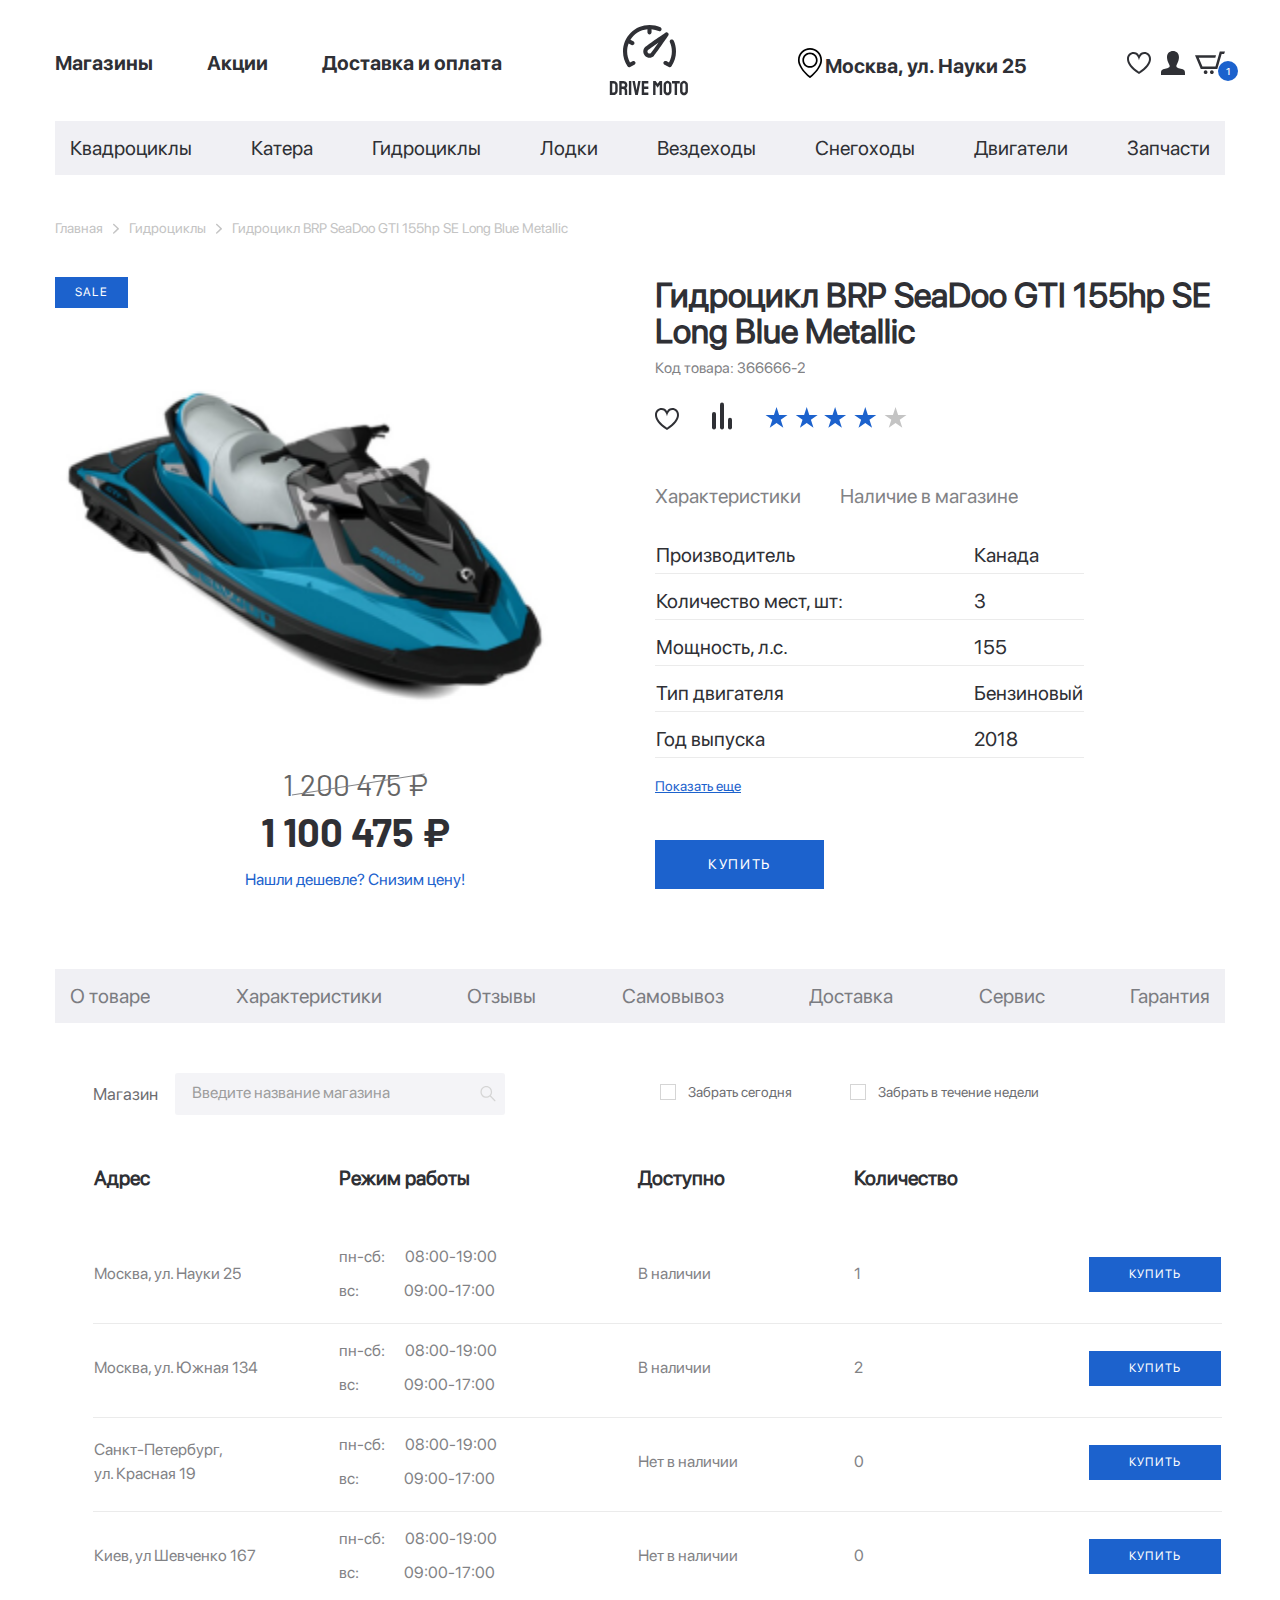
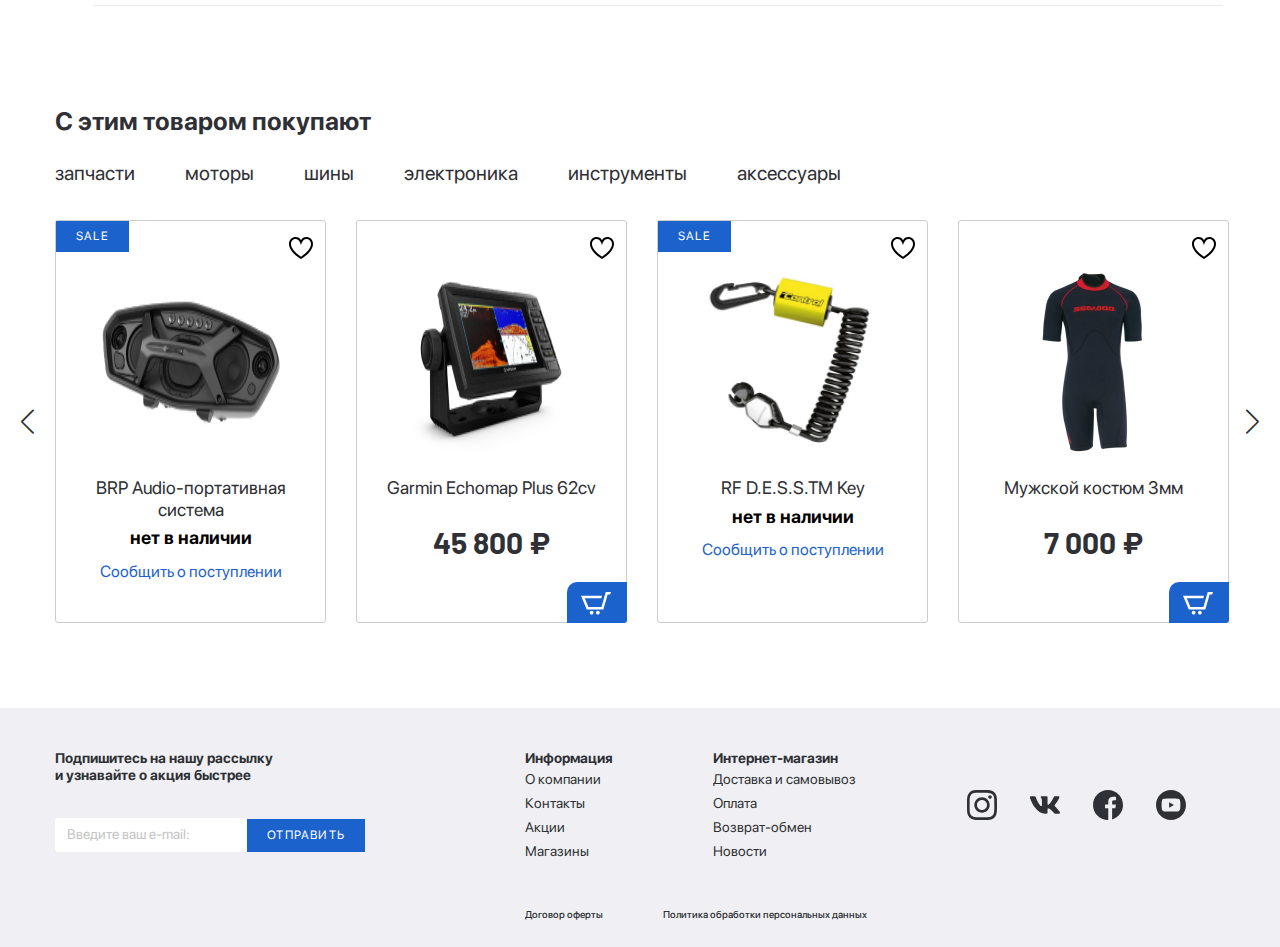
<file: product-card.html>
<!DOCTYPE html>
<html lang="ru">

<head>
    <meta charset="UTF-8">
    <meta http-equiv="X-UA-Compatible" content="IE=edge">
    <meta name="viewport" content="width=device-width, initial-scale=1.0">
    <title>Product Card</title>
    <link rel="stylesheet" href="css/normalize.css">
    <link rel="stylesheet" href="css/style.css">
    <link rel="stylesheet" href="css/swiper-bundle.css">
    <link rel="stylesheet" href="css/mob.css">
    <link rel="preconnect" href="https://fonts.googleapis.com">
    <link rel="preconnect" href="https://fonts.gstatic.com" crossorigin>
    <link href="https://fonts.googleapis.com/css2?family=Barlow:wght@400;700&family=Staatliches&display=swap"
        rel="stylesheet">
    <script src="js/index.js" defer></script>
    <script src="js/swiper-bundle.js" defer></script>
    <script src="js/sliderMain.js" defer></script>
</head>

<body>
    <header class="dark-gray header-catalog">
        <div class="container">
            <nav class="header__main dark-gray">
                <div class="header__main__ref">
                    <a href="#">Магазины</a>
                    <a href="#">Акции</a>
                    <a href="#">Доставка и оплата</a>
                </div>
                <img class="header__nav__logo" src="img/logo.svg" alt="">
                <div class="header__nav__geo">
                    <img src="img/geo.svg" alt="">
                    <p>Москва, ул. Науки 25</p>
                </div>
                <div class="header__nav__icons">
                    <div class="burger-mob">
                        <img src="img/burger.svg" alt="">
                    </div>

                    <!-- Открытый гамбургер -->
                    <div class="hamburger for-mob hidden">
                        <nav class="hamburger__nav">
                            <a href=""><img src="img/man.svg" alt="">Войти</a>
                            <a href=""><img src="img/man.svg" alt="">Регистрация</a>
                            <a href=""><img src="img/heart-mob.svg" alt="">Избранное</a>
                            <a href=""><img class="mini-cart" src="img/cart-mob.svg" alt="">Корзина</a>
                            <a href=""><img src="img/shop.svg" alt="">Магазины</a>
                            <a href=""><img src="img/promo.svg" alt="">Акции</a>
                            <a href=""><img src="img/delivery.svg" alt="">Доставка и оплата</a>
                            <a class="without-img" href="">Квадроциклы</a>
                            <a class="without-img" href="">Катера</a>
                            <a class="without-img" href="catalog.html">Гидроциклы</a>
                            <a class="without-img" href="">Лодки</a>
                            <a class="without-img" href="">Вездеходы</a>
                            <a class="without-img" href="">Снегоходы</a>
                            <a class="without-img" href="">Двигатели</a>
                            <a class="without-img" href="">Запчасти</a>
                        </nav>
                        <p>Москва,<br>
                            ул. Науки 25</p>
                    </div>

                    <p class="logo-mob">DRIVE MOTO</p>
                    <img class="icon-margin" src="img/header1.svg" alt="">
                    <img class="icon-margin" src="img/header2.svg" alt="">
                    <img src="img/header3.svg" alt="">
                    <div class="shop-count">
                        <p>1</p>
                    </div>
                </div>
            </nav>
            <nav class="header__shop">
                <a href="#">Квадроциклы</a>
                <a href="#">Катера</a>
                <a href="catalog.html">Гидроциклы</a>
                <a href="#">Лодки</a>
                <a href="#">Вездеходы</a>
                <a href="#">Снегоходы</a>
                <a href="#">Двигатели</a>
                <a href="#">Запчасти</a>
            </nav>
        </div>
    </header>
    <main>
        <div class="container">
            <aside class="aside-catalog">
                <a class="gray-text" href="index.html">Главная</a>
                <img class="aside-arrow" src="img/arrow-back.svg" alt="">
                <a class="gray-text" href="catalog.html">Гидроциклы</a>
                <img class="aside-arrow" src="img/arrow-back.svg" alt="">
                <p class="gray-text mobile-margin">Гидроцикл BRP SeaDoo GTI 155hp SE Long Blue Metallic</p>
            </aside>
            <section class="main__product-card">
                <div class="product-card__img">
                    <div class="good good-product-card">
                        <p class="blue-rectangle good-sale">SALE</p>
                        <img class="product-card-img" src="img/gidro2.png" alt="">
                        <div class="good__about">
                            <div class="gray-text product-card__old-price">
                                <p>1 200 475 ₽</p>
                                <img class="cross2" src="img/cross2.svg" alt="">
                            </div>
                            <p class="dark-gray big-price">1 100 475 ₽</p>
                            <p class="small-refer">Нашли дешевле? Снизим цену!</p>
                        </div>
                    </div>
                </div>
                <div class="product-card__text">
                    <h1>Гидроцикл BRP SeaDoo GTI 155hp SE Long Blue Metallic</h1>
                    <p class="dark-gray">Код товара: 366666-2</p>
                    <div class="product-card__text-images">
                        <img src=" img/header1.svg" alt="">
                        <img src="img/diagram.svg" alt="">
                        <img src="img/stars.svg" alt="">
                    </div>
                    <nav class="product-card__text-nav">
                        <ul>
                            <li>
                                <a href="#">Характеристики</a>
                                <a href="#">Наличие в магазине</a>
                            </li>
                        </ul>
                    </nav>
                    <table>
                        <tbody>
                            <tr>
                                <td>Производитель</td>
                                <td>Канада</td>
                            </tr>
                            <tr>
                                <td>Количество мест, шт: </td>
                                <td>3</td>
                            </tr>
                            <tr>
                                <td>Мощность, л.с.</td>
                                <td>155</td>
                            </tr>
                            <tr>
                                <td>Тип двигателя</td>
                                <td>Бензиновый</td>
                            </tr>
                            <tr>
                                <td>Год выпуска</td>
                                <td>2018</td>
                            </tr>
                        </tbody>
                    </table>
                    <a class="table-refer for-wide" href="#">Показать еще</a>
                    <button class="blue-rectangle for-wide">КУПИТЬ</button>
                </div>
                <button class="blue-rectangle for-mob">КУПИТЬ</button>
            </section>
            <section class="buying">
                <nav class="buying__navigation header__shop">
                    <a href="">О товаре</a>
                    <a href="">Характеристики</a>
                    <a href="">Отзывы</a>
                    <a href="">Самовывоз</a>
                    <a href="">Доставка</a>
                    <a href="">Cервис</a>
                    <a href="">Гарантия </a>
                </nav>
            </section>

            <section class="shops">
                <div class="shops__filter">
                    <div class="shops__search">
                        <p class="shops__search__text dark-gray">Магазин</p>
                        <textarea class="shops__search__textarea" placeholder="Введите название магазина"></textarea>
                    </div>
                    <div class="shops__time-for-pick">
                        <input type="checkbox" class="custom-checkbox" id="today" name="today" value="yes">
                        <label class="dark-gray" for="today">Забрать сегодня</label>
                        <input type="checkbox" class="custom-checkbox" id="week" name="week" value="yes">
                        <label class="dark-gray" for="week">Забрать в течение недели</label>
                    </div>
                </div>
                <div class="shops__list">
                    <table class="shops__list__table table for-wide">
                        <thead>
                            <tr>
                                <th>Адрес</th>
                                <th>Режим работы</th>
                                <th>Доступно</th>
                                <th>Количество</th>
                                <th></th>
                            </tr>
                        </thead>
                        <tbody class="table__body">
                            <tr>
                                <td>Москва, ул. Науки 25</td>
                                <td>
                                    <div class="table__time">
                                        <p>пн-сб:</p><span>08:00-19:00</span>
                                    </div>
                                    <div class="table__time">
                                        <p>вс:
                                        <p><span>09:00-17:00</span>
                                    </div>
                                </td>
                                <td>В наличии</td>
                                <td>1</td>
                                <td><button class="blue-rectangle table__button">КУПИТЬ</button></td>
                            </tr>
                            <tr>
                                <td>Москва, ул. Южная 134</td>
                                <td>
                                    <div class="table__time">
                                        <p>пн-сб:</p><span>08:00-19:00</span>
                                    </div>
                                    <div class="table__time">
                                        <p>вс:
                                        <p><span>09:00-17:00</span>
                                    </div>
                                </td>
                                <td>В наличии</td>
                                <td>2</td>
                                <td><button class="blue-rectangle table__button">КУПИТЬ</button></td>
                            </tr>
                            <tr>
                                <td>Санкт-Петербург,<br>
                                    ул. Красная 19</td>
                                <td>
                                    <div class="table__time">
                                        <p>пн-сб:</p><span>08:00-19:00</span>
                                    </div>
                                    <div class="table__time">
                                        <p>вс:
                                        <p><span>09:00-17:00</span>
                                    </div>
                                </td>
                                <td>Нет в наличии</td>
                                <td>0</td>
                                <td><button class="blue-rectangle table__button">КУПИТЬ</button></td>
                            </tr>
                            <tr>
                                <td>Киев, ул Шевченко 167</td>
                                <td>
                                    <div class="table__time">
                                        <p>пн-сб:</p><span>08:00-19:00</span>
                                    </div>
                                    <div class="table__time">
                                        <p>вс:
                                        <p><span>09:00-17:00</span>
                                    </div>
                                </td>
                                <td>Нет в наличии</td>
                                <td>0 </td>
                                <td><button class="blue-rectangle table__button">КУПИТЬ</button></td>
                            </tr>
                        </tbody>
                    </table>

                    <table class="shops__list__table_for_mob for-mob">
                        <tbody>
                            <tr>
                                <td>Адрес</td>
                                <td>Москва, ул. Науки 25</td>
                            </tr>
                            <tr>
                                <td>Режим работы</td>
                                <td></td>
                            </tr>
                            <tr class="table__time_mob">
                                <td>пн-сб:</td>
                                <td>08:00-19:00</td>
                            </tr>
                            <tr class="table__time_mob">
                                <td>вс:</td>
                                <td>09:00-17:00</td>
                            </tr>
                            <tr>
                                <td>Доступно</td>
                                <td>В наличии</td>
                            </tr>
                            <tr>
                                <td>Количество</td>
                                <td>1</td>
                            </tr>
                        </tbody>
                    </table>
                    <div class="shops__button for-mob">
                        <button class="blue-rectangle for-mob shops__button_for-mob">КУПИТЬ</button>
                    </div>
                    <div class="shops__see_more for-mob">
                        <a class="table-refer for-mob" href="#">Показать все магазины</a>
                    </div>
                </div>
            </section>

            <section class="main__goods">
                <h2 class="dark-gray with-this">С этим товаром покупают</h2>
                <nav class="main__goods__nav">
                    <a href="#">запчасти</a>
                    <a href="#">моторы</a>
                    <a href="#">шины</a>
                    <a href="#">электроника</a>
                    <a href="#">инструменты</a>
                    <a href="#">аксессуары</a>
                </nav>

                <!-- Слайдер для экрана 320px -->
                <div class="main__goods__items swiper slider-js mob-screen">
                    <div class="swiper-pagination"></div>
                    <div class="swiper-wrapper-goods swiper-wrapper">
                        <div class="swiper-slide">
                            <div class="good">
                                <p class="blue-rectangle good-sale">SALE</p>
                                <div class="good__likes">
                                    <img class="heart" src="img/heart.svg" alt="">
                                    <img class="heart hidden" src="img/heart-blue.svg" alt="">
                                </div>
                                <img class="good-img" src="img/audio-system.png" alt="">
                                <div class="good__about">
                                    <p class="text-name dark-gray change-color">BRP Audio-портативная система</p>
                                    <p class="text-name bold none">нет в наличии</p>
                                    <a href="#" class="small-refer">Сообщить о поступлении</a>
                                </div>
                                <div class="good__to-see dark-gray hidden">
                                    <p>посмотреть товар</p>
                                </div>
                            </div>
                        </div>
                        <div class="swiper-slide">
                            <div class="good">
                                <div class="good__likes">
                                    <img class="heart" src="img/heart.svg" alt="">
                                    <img class="heart hidden" src="img/heart-blue.svg" alt="">
                                </div>
                                <img class="good-img" src="img/echomap.png" alt="">
                                <div class="good__about">
                                    <p class="text-name dark-gray change-color">Garmin Echomap Plus 62cv</p>
                                    <p class="good__price dark-gray change-color">45 800 ₽</p>
                                </div>
                                <img class="good-cart good-cart-to-move" src="img/cart.svg" alt="">
                                <div class="good__to-see dark-gray hidden">
                                    <p>посмотреть товар</p>
                                </div>
                            </div>
                        </div>
                        <div class="swiper-slide">
                            <div class="good">
                                <p class="blue-rectangle good-sale">SALE</p>
                                <div class="good__likes">
                                    <img class="heart" src="img/heart.svg" alt="">
                                    <img class="heart hidden" src="img/heart-blue.svg" alt="">
                                </div>
                                <img class="good-img" src="img/key.png" alt="">
                                <div class="good__about">
                                    <p class="text-name dark-gray change-color">
                                        RF D.E.S.S.TM Key</p>
                                    <p class="text-name bold none">нет в наличии</p>
                                    <a href="#" class="small-refer">Сообщить о поступлении</a>
                                </div>
                                <div class="good__to-see dark-gray hidden">
                                    <p>посмотреть товар</p>
                                </div>
                            </div>
                        </div>
                        <div class="swiper-slide">
                            <div class="good">
                                <div class="good__likes">
                                    <img class="heart" src="img/heart.svg" alt="">
                                    <img class="heart hidden" src="img/heart-blue.svg" alt="">
                                </div>
                                <img class="good-img" src="img/suit.png" alt="">
                                <div class="good__about">
                                    <p class="text-name dark-gray change-color">Мужской костюм
                                        3мм</p>
                                    <p class="good__price dark-gray change-color">7 000 ₽</p>
                                </div>
                                <img class="good-cart good-cart-to-move" src="img/cart.svg" alt="">
                                <div class="good__to-see dark-gray hidden">
                                    <p>посмотреть товар</p>
                                </div>
                            </div>
                        </div>
                    </div>
                </div>

                <!-- Для wide-screen -->
                <div class="main__goods__items grid__goods swiper wide-screen">
                    <div class="swiper-button-prev swiper-black prev"></div>
                    <div class="swiper-button-next swiper-black next"></div>
                    <div class="good">
                        <p class="blue-rectangle good-sale">SALE</p>
                        <div class="good__likes">
                            <img class="heart" src="img/heart.svg" alt="">
                            <img class="heart hidden" src="img/heart-blue.svg" alt="">
                        </div>
                        <img class="good-img" src="img/audio-system.png" alt="">
                        <div class="good__about">
                            <p class="text-name dark-gray change-color">BRP Audio-портативная система</p>
                            <p class="text-name bold none">нет в наличии</p>
                            <a href="#" class="small-refer">Сообщить о поступлении</a>
                        </div>
                        <div class="good__to-see dark-gray hidden">
                            <p>посмотреть товар</p>
                        </div>
                    </div>
                    <div class="good">
                        <div class="good__likes">
                            <img class="heart" src="img/heart.svg" alt="">
                            <img class="heart hidden" src="img/heart-blue.svg" alt="">
                        </div>
                        <img class="good-img" src="img/echomap.png" alt="">
                        <div class="good__about">
                            <p class="text-name dark-gray change-color">Garmin Echomap Plus 62cv</p>
                            <p class="good__price dark-gray change-color">45 800 ₽</p>
                        </div>
                        <img class="good-cart" src="img/cart.svg" alt="">
                        <div class="good__to-see dark-gray hidden">
                            <p>посмотреть товар</p>
                        </div>
                    </div>
                    <div class="good">
                        <p class="blue-rectangle good-sale">SALE</p>
                        <div class="good__likes">
                            <img class="heart" src="img/heart.svg" alt="">
                            <img class="heart hidden" src="img/heart-blue.svg" alt="">
                        </div>
                        <img class="good-img" src="img/key.png" alt="">
                        <div class="good__about">
                            <p class="text-name dark-gray change-color">
                                RF D.E.S.S.TM Key</p>
                            <p class="text-name bold none">нет в наличии</p>
                            <a href="#" class="small-refer">Сообщить о поступлении</a>
                        </div>
                        <div class="good__to-see dark-gray hidden">
                            <p>посмотреть товар</p>
                        </div>
                    </div>
                    <div class="good">
                        <div class="good__likes">
                            <img class="heart" src="img/heart.svg" alt="">
                            <img class="heart hidden" src="img/heart-blue.svg" alt="">
                        </div>
                        <img class="good-img" src="img/suit.png" alt="">
                        <div class="good__about">
                            <p class="text-name dark-gray change-color">Мужской костюм
                                3мм</p>
                            <p class="good__price dark-gray change-color">7 000 ₽</p>
                        </div>
                        <img class="good-cart" src="img/cart.svg" alt="">
                        <div class="good__to-see dark-gray hidden">
                            <p>посмотреть товар</p>
                        </div>
                    </div>
                </div>

                <div class="main__goods__more for-mobile">
                    <p class="dark-gray">Показать еще</p>
                </div>
            </section>
        </div>
    </main>
    <footer>
        <div class="container">
            <div class="footer-flex">
                <div class="gray-background">
                    <p class="dark-gray footer__text">
                        Подпишитесь на нашу рассылку<br>
                        и узнавайте о акция быстрее
                    </p>
                    <div class="footer__search">
                        <textarea placeholder="Введите ваш e-mail:"></textarea>
                        <button class="blue-rectangle">Отправить</button>
                    </div>
                </div>

                <!-- Для широких экранов -->
                <div class="footer-flex wide-screen">
                    <nav>
                        <a class="footer__text" href="#">Информация</a>
                        <a href="#">О компании</a>
                        <a href="#">Контакты</a>
                        <a href="#">Акции</a>
                        <a href="#">Магазины</a>
                        <a class="footer__end" href="#">Договор оферты</a>
                    </nav>
                    <nav>
                        <a class="footer__text" href="#">Интернет-магазин</a>
                        <a href="#">Доставка и самовывоз</a>
                        <a href="#">Оплата</a>
                        <a href="#">Возврат-обмен</a>
                        <a href="#">Новости</a>
                        <a class="footer__end move-left" href="#">Политика обработки персональных данных</a>
                    </nav>
                </div>
                <div class="footer__icons wide-screen">
                    <a href="#"><img src="/img/inst.svg" alt=""></a>
                    <a href="#"><img src="/img/vk.svg" alt=""></a>
                    <a href="#"><img src="/img/facebook.svg" alt=""></a>
                    <a href="#"><img src="/img/youtube.svg" alt=""></a>
                </div>

                <!-- Мобильный адаптив -->
                <nav class="for-mob footer__mob-nav">
                    <div class="footer__mob-container">
                        <p class="footer__mob-list arrow-top">Информация</p>
                        <ul class="footer-list hidden">
                            <li>О компании</li>
                            <li>Контакты</li>
                            <li>Акции</li>
                            <li>Магазины</li>
                        </ul>
                    </div>
                    <div class="footer__mob-container">
                        <p class="footer__mob-list arrow-top">Интернет-магазин</p>
                        <ul class="footer-list hidden">
                            <li>Доставка и самовывоз</li>
                            <li>Оплата</li>
                            <li>Возврат-обмен</li>
                            <li>Новости</li>
                        </ul>
                    </div>
                </nav>
                <div class="footer__icons for-mob">
                    <a href="#"><img src="/img/inst.svg" alt=""></a>
                    <a href="#"><img src="/img/vk.svg" alt=""></a>
                    <a href="#"><img src="/img/facebook.svg" alt=""></a>
                    <a href="#"><img src="/img/youtube.svg" alt=""></a>
                </div>
                <div class="footer__text-mini for-mob">Договор оферты<br><br>Политика обработки персональных данных
                </div>

            </div>
        </div>
    </footer>
</body>

</html>
</file>
<file: css/style.css>
@font-face {
    font-family: SF Pro Display Bold;
    src: url("../fonts/SF_Pro_Display/bold.OTF") format("opentype");
}

@font-face {
    font-family: SF Pro Display Medium;
    src: url("../fonts/SF_Pro_Display/medium.OTF") format("opentype");
}

@font-face {
    font-family: SF Pro Display Regular;
    src: url("../fonts/SF_Pro_Display/regular.OTF") format("opentype");
}

html,
body {
    font-family: SF Pro Display Regular;
    box-sizing: border-box;
}

p,
h1,
h2,
h3,
h4,
h5,
h6 {
    margin: 0;
    padding: 0;
}

.container {
    width: 1170px;
    margin: 0 auto;
    z-index: 1;
}

header {
    margin: 25px auto 80px auto;
}

nav {
    display: flex;
    align-items: center;
    font-size: 20px;
    line-height: 24px;
    justify-content: space-between;
    white-space: nowrap;
}

.dark-gray,
nav a {
    color: #2F3035;
}

a {
    text-decoration: none;
}

.arrow-top {
    background-image: url(../img/arrow-to-open.svg);
}

.arrow-down {
    background-image: url(../img/arrow-up.svg);
}

.header__main__ref-mob,
.burger-mob,
.logo-mob,
.search-loupe,
.mob-screen,
.for-mob {
    display: none;
}

.for-mobile {
    display: none !important;
}

.blue-rectangle {
    background-color: #1C62CD;
    color: white;
    font-size: 12px;
    line-height: 15px;
    letter-spacing: 1.2px;
    padding: 8px 20px;
    text-transform: uppercase;
}

.promo-sale {
    margin-right: 55px;
}

.gray-text {
    color: #C4C4C4;
    font-size: 14px;
    line-height: 17px;
}

.text-name {
    font-size: 18px;
    line-height: 21.5px;
}

.hidden {
    display: none !important;
}

.bold {
    font-family: SF Pro Display Bold;
}

.small-refer {
    font-size: 16px;
    line-height: 19px;
    color: #1C62CD;
}

button {
    border: none;
    cursor: pointer;
}

textarea {
    resize: none;
    border-radius: 3px;
    border: none;
    outline: none;
}



/* Первая навигация в header*/
.header__main {
    font-family: SF Pro Display Bold;
    margin-bottom: 20px;
}

.header__main a:nth-child(1),
.header__main a:nth-child(2) {
    margin-right: 50px;
}

.header__nav__logo {
    margin: auto 92px;
}

.header__nav__geo {
    display: flex;
    align-items: flex-end;
    margin-right: 85px;
}

.header__nav__icons {
    display: flex;
    position: relative;
}

.header__nav__icons img {
    cursor: pointer;
}

.icon-margin {
    margin-right: 10px;
}

.shop-count {
    position: absolute;
    background-color: #1C62CD;
    border-radius: 50%;
    width: 20px;
    height: 20px;
    display: flex;
    align-items: center;
    justify-content: center;
    top: 40%;
    left: 93%;
}

.shop-count p {
    color: white;
    font-family: SF Pro Display Medium;
    font-size: 10px;
    line-height: 12px;
}


/* Вторая навигация в header */
.header__shop {
    font-family: SF Pro Display Regular;
    background-color: #F0F0F4;
}

.header__shop a {
    padding: 15px;
    box-sizing: padding-box;
}

.header__shop a:hover {
    font-family: SF Pro Display Bold;
    border-bottom: 3px solid #1C62CD;
}



/* Блок aside со слайдером и акционной карточкой */
aside,
.aside__promo__price,
.aside__promo__old-price,
.main__nav__search,
.footer__search {
    display: flex;
}

aside {
    margin-bottom: 75px;
}

.aside__promo {
    margin-left: 35px;
    border: 0.5px solid #CDCDCD;
    border-radius: 3px;
    text-align: center;
}

.aside__promo__price {
    margin: auto 7px 7px auto;
}

.blue-text {
    font-family: barlow;
    font-weight: 700;
    color: #1C62CD !important;
}

.price {
    font-size: 27px;
    line-height: 32.5px;
    margin-right: 5px;
}

.aside__promo__old-price {
    justify-content: flex-end;
    font-family: barlow;
    font-weight: 400;
    margin: auto 4px 7px auto;
}

.aside__promo__old-price p {
    margin-right: 5px;
}

.cross {
    position: absolute;
    z-index: -1;
}

.container-item {
    width: 200px;
    margin: 0 auto;
}

.aside__promo h4 {
    font-family: SF Pro Display Bold;
    margin: 5px auto;
}

.aside__promo__time {
    background-color: #F0F0F4;
    padding: 32px 0px;
}



/* Навигация - поиск */
.main__nav {
    margin-bottom: 80px;
}

.main__nav__ref {
    justify-content: flex-start;
    margin-left: 20px;
}

.main__nav__ref a {
    padding: 10px 25px;
}

.main__nav__ref a:hover {
    background-color: #F0F0F4;
    font-family: SF Pro Display Bold;
}

.main__nav__search {
    z-index: -1;
}

.main__nav__search textarea {
    background-color: #F0F0F4;
    width: 100%;
    padding: 15px 0px 15px 20px;
    line-height: 19px;
    height: 20px;
    margin-top: 25px;
}

.main__nav__search textarea::-webkit-input-placeholder {
    color: #656464;
}

.main__nav__search,
.footer__search {
    align-items: flex-end;
}

.main__nav__search__button {
    height: 50px;
    width: 145px;
    cursor: pointer;
}



/* Items */
.grid__items {
    display: grid;
    gap: 30px;
    width: 1170px;
    height: 288px;
    grid-template-columns: 370px 370px 370px;
    grid-template-rows: 130px 130px;
}

.main__items {
    margin-bottom: 80px;
}

.item {
    border: 1px solid #CDCDCD;
    border-radius: 3px;
    display: grid;
    padding-left: 20px;
}

.item:hover,
.good:hover {
    box-shadow: 3px 3px 20px rgba(50, 50, 50, 0.25);
}

.item h3 {
    font-family: SF Pro Display Bold;
    font-size: 23px;
    line-height: 27.5px;
    padding-top: 20px;
}

.item__about {
    display: flex;
}

.item__more {
    display: flex;
    align-items: center;
    margin-top: -30px;
    cursor: pointer;
}

.item__more img {
    margin-left: 5px;
}

.img-atv {
    margin: 22px 0 0 13px;
}

.img-jet {
    margin: 25px 0 0 19px;
}

.img-boat {
    margin: 13px 0 0 53px;
}

.img-snow {
    margin: 11px 0 0 20px;
}

.img-rover {
    margin: 15px 0 0 25px;
}

.img-engine {
    margin: 7px 0 0 76px;
}



/* Goods */
.main__goods {
    margin-bottom: 85px;
}

h2 {
    font-family: SF Pro Display Bold;
    font-size: 25px;
    line-height: 30px;
    margin-bottom: 25px;
}

.main__goods__nav {
    justify-content: flex-start;
    margin-bottom: 25px;
}

.main__goods__nav a {
    margin-right: 50px;
    padding-bottom: 10px;
}

.main__goods__nav a:hover {
    border-bottom: 2px solid #1C62CD;
}

.grid__goods {
    display: grid;
    gap: 30px;
    width: 1170px;
    height: 403px;
    grid-template-columns: 271px 271px 271px 271px;
    grid-template-rows: 403px;
}

.main__goods__items {
    margin-bottom: 35px;
    position: relative;
}

.good {
    border: 1px solid #CDCDCD;
    padding-top: 16px;
    display: flex;
    flex-direction: column;
    border-radius: 3px;
    align-items: center;
    position: relative;
}

.good-img {
    height: 200px;
    width: 200px;
}

.good-sale {
    position: absolute;
    top: 0;
    left: 0;
}

.heart {
    margin: 0px 0px 0px 220px;
}

.good__about {
    width: 230px;
    text-align: center;
    margin: 14px auto 0 auto;
}

.good__price {
    font-family: barlow;
    font-weight: 700;
    font-size: 30px;
    line-height: 36px;
    margin-top: 25px;
}

.good-cart {
    background-color: #1C62CD;
    border-radius: 10px 0 3px 0;
    padding: 10px 16px 7.5px 14px;
    margin-left: 210px;
    position: absolute;
    top: 361px;
    cursor: pointer;
}

.good__to-see {
    position: absolute;
    font-size: 20px;
    line-height: 24px;
    background: white;
    opacity: 0.9;
    box-shadow: 0px 0px 15px rgba(0, 0, 0, 0.2);
    border-radius: 3px;
    padding: 17px 21px;
    top: 125px;
    cursor: pointer;
}

.good__to-see a {
    color: #2F3035;
}

.none {
    margin: 7px 0px 13px 0px;
}

.main__goods__more {
    font-size: 15px;
    line-height: 18px;
    letter-spacing: 0.12em;
    text-transform: uppercase;
    display: flex;
    justify-content: center;
    cursor: pointer;
}

.main__goods__more p {
    background: #F0F0F4;
    padding: 15px 43px;
}



/* Блок aside с рекламой */
.main__ad {
    background: #1C62CD;
    padding: 33px 0px 20px 70px;
    align-items: center;
}

.main__ad img:nth-child(2) {
    margin-right: 45px;
}

h1 {
    font-family: SF Pro Display Bold;
    font-size: 36px;
    line-height: 36px;
    color: #FFFFFF;
    width: 308px;
}

.main__ad__button {
    background: white;
    font-size: 24px;
    padding: 5px 40px;
    width: 290px;
    margin-left: 10px;
    cursor: pointer;
}



/* Footer */
footer {
    background: #F0F0F4;
    margin-top: 12px;
    padding: 42px 0px 27px 0px;
    max-width: 100%;
}

.footer-flex {
    display: flex;
}

.footer__text {
    font-family: SF Pro Display Bold;
    font-size: 14px;
    line-height: 17px;
}

.footer__search {
    height: 33px;
    margin-top: 35px;
    width: 310px;
}

.footer__search textarea {
    background-color: white;
    color: black;
    padding: 8px 0px 8px 12px;
    font-size: 14px;
    line-height: 17px;
    height: 18px;
    width: 200px;
}

.footer__search textarea::-webkit-input-placeholder {
    color: #C4C4C4;
}

.footer__search button {
    width: 118px;
    height: 33px;
    cursor: pointer;
}

footer nav {
    flex-direction: column;
    align-items: flex-start;
}

footer nav:first-child {
    margin-left: 160px;
}

footer nav:last-child {
    margin-left: 100px;
}

footer nav a {
    font-family: SF Pro Display Regular;
    font-size: 14px;
}

.footer__end {
    font-family: SF Pro Display Medium;
    font-size: 10px;
    line-height: 12px;
    margin-top: 45px;
}

.move-left {
    margin-left: -50px;
}

.footer__icons {
    margin-left: 100px;
    margin-top: 40px;
}

.footer__icons a {
    margin-right: 30px;
}

.position-back {
    z-index: -1 !important;
}



/* Оформление страницы каталога "Гидроциклы", aside */
.aside-arrow {
    margin: auto 10px;
}

.header-catalog {
    margin-bottom: 45px;
}

.aside-catalog {
    margin-bottom: 40px;
}

.section__extra {
    display: flex;
    justify-content: space-between;
    margin-bottom: 50px;
}

.section__extra__text {
    font-size: 14px;
    line-height: 17px;
    opacity: 0.7;
    background: #F0F0F4;
    border-radius: 3px;
    padding: 4px 20px;
}

.section__extra__text:not(:last-child) {
    margin-right: 8px;
}

.section__extra__filter {
    display: flex;
}

.extra__filter__select {
    padding: 8px 45px 8px 20px;
    -webkit-appearance: none;
    -moz-appearance: none;
    appearance: none;
    background: url("/img/arrow-to-open.svg") 90% / 7% no-repeat;
    border: 1.5px solid #D7D9DF;
    font-size: 14px;
    margin-right: 35px;
}

.section__extra__filter img:not(:last-child) {
    margin-right: 10px;
}

.main__general {
    display: flex;
}

.main__general aside {
    display: flex;
    flex-direction: column;
    margin: 0;
    width: 290px;
}

.main__general__header {
    display: flex;
    line-height: 19px;
    letter-spacing: 0.09em;
    text-transform: uppercase;
    color: #C4C4C4;
    margin-bottom: 40px;
}

.main__general__header p {
    padding-bottom: 7px;
}

.main__general__header p:not(:last-child) {
    margin-right: 42px;
}

.main__general__header p:hover {
    font-family: SF Pro Display Bold;
    color: #2F3035;
    border-bottom: 2px solid #1C62CD;
}

.main__general__item div {
    display: flex;
    flex-wrap: wrap;
}

aside .main__general__item {
    margin-bottom: 40px;
}

.main__general__item div:first-child {
    margin-bottom: 20px;
}

.available-header {
    font-weight: 600;
    line-height: 19px;
    font-size: 16px;
}

.for-arrow {
    background-repeat: no-repeat;
    background-position: right 100% bottom 50%;
    padding-left: 30px;
}

.custom-checkbox {
    position: absolute;
    z-index: -1;
    opacity: 0;
}

.custom-checkbox+label {
    display: inline-flex;
    align-items: center;
    user-select: none;
}

.custom-checkbox+label::before {
    content: '';
    display: inline-block;
    width: 1em;
    height: 1em;
    flex-shrink: 0;
    flex-grow: 0;
    border: 1px solid #C4C4C4;
    margin-right: 12px;
    background-repeat: no-repeat;
    background-position: center center;
    background-size: 50% 50%;
}

.available .custom-checkbox+label:not(:last-child) {
    margin-right: 50px;
}

.new .custom-checkbox+label:not(:last-child) {
    margin-right: 20px;
}

label {
    font-size: 14px;
}

.custom-checkbox:checked+label::before {
    border-color: #1C62CD;
    background-color: #1C62CD;
}

.pull {
    position: relative;
}

.img-for-pull {
    position: absolute;
    left: 50px;
    top: -2px;
}

.gray-text span {
    text-decoration-line: underline;
    color: #2F3035;
    margin-left: 10px;
}

.price-interval p:first-child {
    margin-right: 124px;
}

.dop {
    border-bottom: 2px solid #C4C4C4;
    display: flex;
    align-items: baseline;
    justify-content: space-between;
}

.dop p {
    padding-bottom: 15px;
}

aside .dop:not(:last-child) {
    margin-bottom: 25px;
}

aside .dop:last-child {
    margin-bottom: 40px;
}

.dop-text {
    font-family: 'Barlow';
    font-size: 14px;
    line-height: 17px;
    color: #48494D;
    margin-right: 30px;
    background-repeat: no-repeat;
    background-position: right 10% bottom 75%;
    width: 40px;
}

.dop-dop {
    display: flex;
    align-items: baseline;
    position: relative;
}

.dop-dop img {
    margin-right: 22px;
}

.dop-select-list {
    position: absolute;
    list-style-type: none;
    font-size: 14px;
    line-height: 17px;
    color: rgba(0, 0, 0, 0.6);
    background-color: #FFFFFF;
    border: 1px solid #E0E0E0;
    z-index: 1;
    width: 60px;
    padding: 15px 0px 8px 0px;
    left: -8%;
    top: 17%;
    text-align: center;
}

.dop-select-list li:hover {
    background: rgba(107, 126, 172, 0.05);
    cursor: pointer;
}

.dop-select-list li:not(:last-child) {
    margin-bottom: 5px;
}

.margin {
    margin: 0 90px 20px 0;
}

.margin2 {
    margin: 0 20px 20px 0;
}

.item-brand {
    margin-bottom: 18px;
}

.show-more {
    font-size: 14px;
    line-height: 17px;
    text-decoration-line: underline;
    color: #1C62CD;
}

.item-model .custom-checkbox+label:nth-child(2) {
    margin: 0 15px 15px 0;
}

.item-model .custom-checkbox+label:nth-child(6) {
    margin-right: 18px;
}

.item-model .custom-checkbox+label:nth-child(4) {
    margin-bottom: 15px;
}

.model-textarea {
    border: 1px solid #E0E0E0;
    width: 100%;
    height: 21px;
    padding: 8px 0 0 20px;
    font-size: 12px;
    line-height: 14px;
    margin-bottom: 20px;
}

.item-stocks button {
    padding: 6px 15px;
    margin-right: 10px;
    font-weight: 700;
    font-size: 12px;
    line-height: 14px;
    letter-spacing: 0.07em;
    color: #C4C4C4;
    background-color: #F0F0F4;
}

.item-stocks button:hover {
    color: #FFFFFF;
    background-color: #1C62CD;
}

.diler {
    padding: 6px 10px !important;
    background-color: #2F3035 !important;
    color: #FFFFFF !important;
}

.item-country .custom-checkbox+label:nth-child(2) {
    margin: 0 65px 15px 0;
}

.item-country .custom-checkbox+label:nth-child(6) {
    margin-right: 72px;
}

.item-country .custom-checkbox+label:nth-child(4) {
    margin-bottom: 15px;
}

.main__general__footer {
    display: flex;
    flex-direction: column;
    align-items: center;
}

.main__general__button {
    font-size: 15px;
    line-height: 18px;
    letter-spacing: 0.12em;
    width: 252px;
    color: #BDBEC2;
    margin-bottom: 15px;
    padding: 15px 85px;
}

.main__general__footer div {
    display: flex;
    flex-direction: column;
    align-items: center;
}

.main__general__footer p:first-child {
    font-size: 13px;
    line-height: 16px;
    margin-bottom: 15px;
    background-repeat: no-repeat;
    background-position: right 5% bottom 50%;
    width: 200px;
    margin-left: 30px;
}

.main__general__footer p:last-child {
    font-size: 13px;
    line-height: 16px;
    width: 100px;
    text-decoration-line: underline;
}

.absolute {
    position: absolute;
}

.cut-margin {
    margin-bottom: 10px !important;
}



/* Оформление страницы каталога "Гидроциклы", карточки товара */
.main__general__items {
    display: grid;
    gap: 30px;
    grid-template-columns: 271px 271px 271px;
    grid-template-rows: 403px 403px 403px 403px;
    margin: auto auto 70px 10px;
}

.main__general__items-pagination {
    display: flex;
    justify-content: center;
    font-family: 'Barlow';
    font-size: 18px;
    line-height: 22px;
    color: #C4C4C4;
    margin-bottom: 88px;
}

.main__general__items-pagination p {
    cursor: pointer;
}

.main__general__items-pagination .hover:hover {
    border: 2px solid #1C62CD;
    padding: 0 8px 0 8px;
    font-weight: 600;
    font-size: 18px;
    line-height: 22px;
    color: #1C62CD;
}

.main__general__items-pagination p:not(:last-child) {
    margin-right: 40px;
}

.for-section,
.main__goods-catalog,
.for-mobile-catalog {
    display: none;
}

.main__product-card {
    display: flex;
}

.good-product-card {
    border: none;
    margin-bottom: 80px;
    padding-top: 75px;
}

.good-product-card:hover {
    box-shadow: none;
}

.product-card-img {
    width: 500px;
    height: 375px;
    margin-right: 100px;
}

.product-card__old-price {
    font-family: Barlow;
    font-weight: 400;
    font-size: 30px;
    line-height: 36px;
    color: #000000;
    opacity: 0.6;
    position: relative;
    margin-top: 25px;
}

.big-price {
    font-family: Barlow;
    font-weight: 700;
    font-size: 40px;
    line-height: 48px;
    margin: 5px auto 15px auto;
}

.cross2 {
    position: absolute;
    top: 20%;
    left: 22%;
}

.product-card__text {
    display: flex;
    flex-direction: column;
    align-items: flex-start;
}

.product-card__text h1 {
    font-family: SF Pro Display Regular;
    color: #2F3035;
    width: 100%;
    font-size: 34px;
}

.product-card__text p {
    font-size: 15px;
    line-height: 18px;
    opacity: 0.6;
    margin: 10px auto 25px 0;
}

.product-card__text-images img:not(:last-child) {
    margin-right: 30px;
}

.product-card__text-nav {
    margin-top: 30px;
}

.product-card__text-nav li {
    list-style-type: none;
}

.product-card__text-nav ul {
    padding: 0;
}

.product-card__text-nav a {
    opacity: 0.6;
}

.product-card__text-nav a:first-child {
    margin-right: 35px;
}

.product-card__text-nav a:hover {
    border-bottom: 2px solid #1C62CD;
    opacity: 1;
    font-weight: 700;
}

table {
    font-size: 20px;
    line-height: 24px;
    color: #2F3035;
    border-collapse: collapse;
    margin-bottom: 20px;
}

tr td:last-child {
    padding-left: 130px;
}

td {
    padding-bottom: 6px;
    padding-top: 15px;
    border-bottom: 1px solid #ebebeb;
}

.shops__list__table th {
    padding-bottom: 40px;
}

.table-refer {
    font-size: 14px;
    line-height: 17px;
    text-decoration-line: underline;
    color: #1C62CD;
}

.product-card__text button {
    margin-top: 45px;
    font-size: 14px;
    line-height: 17px;
    letter-spacing: 0.12em;
    padding: 16px 53px;
}

.buying__navigation {
    margin-bottom: 50px;
}

.buying__navigation a {
    opacity: 0.6;
}

.buying__navigation a:hover {
    opacity: 1;
}

.shops {
    padding-left: 38px;
    margin-bottom: 100px;
}

.shops__filter {
    display: flex;
    align-items: center;
    margin-bottom: 50px;
}

.shops__search__textarea {
    background: #F0F0F4;
    border-radius: 3px;
    height: 33px;
    width: 313px;
    background-image: url(../img/search.svg);
    background-position: 97% 50%;
    background-repeat: no-repeat;
    background-size: 16px 16px;
    margin-left: 17px;
    padding: 9px 0px 0px 17px;
    line-height: 21px;
    color: #2F3035;
    opacity: 0.7;
}

.shops__search {
    display: flex;
    align-items: center;
    margin-right: 155px;
}

.shops__search__text {
    font-weight: 400;
    font-size: 17px;
    line-height: 20px;
    opacity: 0.7;
}

.shops__time-for-pick label {
    opacity: 0.7;
}

.shops__time-for-pick label:not(:last-child) {
    margin-right: 55px;
}

.shops__list__table thead {
    font-family: SF Pro Display Regular;
    text-align: left;
}

.shops__list__table td {
    font-weight: 400;
    font-size: 16px;
    line-height: 24px;
    color: #2F3035;
    padding-bottom: 20px;
}

.table__button {
    padding: 10px 40px;
}

.table tr td:not(:last-child) {
    opacity: 0.6;
}

.table__time {
    display: flex;
}

td .table__time:first-child p {
    margin: 0 20px 10px 0;
}

td .table__time:last-child p {
    margin-right: 45px;
}

.table__body td:first-child {
    padding-right: 80px;
}

.table__body td:first-child {
    padding-right: 80px;
}

.table__body td:nth-child(2) {
    padding-right: 97px;
}

.table__body td:nth-child(3) {
    padding-right: 115px;
}
</file>
<file: css/mob.css>
@font-face {
    font-family: SF Pro Display Bold;
    src: url("../fonts/SF_Pro_Display/bold.OTF") format("opentype");
}

@font-face {
    font-family: SF Pro Display Medium;
    src: url("../fonts/SF_Pro_Display/medium.OTF") format("opentype");
}

@font-face {
    font-family: SF Pro Display Regular;
    src: url("../fonts/SF_Pro_Display/regular.OTF") format("opentype");
}

@media (max-width:320px) {
    .container {
        max-width: 320px;
        width: 100%;
    }

    nav {
        font-size: 16px;
        max-width: 100%;
    }

    header {
        margin-bottom: 25px;
    }

    .header__main {
        flex-direction: column;
    }

    .header__main__ref,
    .header__nav__logo,
    .header__nav__geo,
    .main__nav__search__button,
    .wide-screen,
    .for-wide,
    .swiper-button-prev,
    .swiper-button-next {
        display: none !important;
    }


    .header__main__ref-mob,
    .burger-mob,
    .logo-mob,
    .search-loupe {
        display: flex;
    }

    .for-mobile {
        display: flex !important;
    }

    .header__nav__icons {
        margin: auto 10px 12px 10px;
    }

    .logo-mob {
        margin: auto 35px;
    }

    .swiper-wrapper {
        width: 320px;
    }

    .header__main__ref-mob {
        background: #F0F0F4;
        padding: 15px 0 15px 10px;
        font-size: 20px;
        width: 100%;
        white-space: nowrap;
    }

    .header__main a:nth-child(1),
    .header__main a:nth-child(2) {
        margin-right: 15px;
    }

    aside {
        display: block;
    }

    .main-slider {
        height: 165px;
    }

    .main-slider img {
        width: 100%;
    }

    .aside__promo {
        margin-left: 25px;
        width: 265px;
    }

    .main__nav__ref {
        margin-left: 10px;
        display: block;
        white-space: nowrap;
        font-size: 20px;
    }

    .main__nav__ref a {
        padding: 0px;
        margin-right: 10px;
    }

    .main__nav__ref a:hover {
        font-family: SF Pro Display Bold;
        border-bottom: 3px solid #1C62CD;
        background-color: white;
    }

    .main__nav__search {
        margin: 0 10px;
        position: relative;
    }

    .main__nav__search textarea::-webkit-input-placeholder {
        color: #2F3035;
    }

    .search-loupe {
        position: absolute;
        top: 50%;
        left: 87%;
    }

    .grid__items {
        grid-template-columns: 288px;
        grid-template-rows: 130px 130px 130px 130px 130px 130px;
        width: 288px;
        height: 925px;
        margin-left: 15px;
    }

    .img-atv {
        width: 35%;
        margin: 40px 0 0 13px;
    }

    .img-jet {
        width: 45%;
        margin: 45px 0 0 0;
    }

    .img-boat {
        width: 57%;
        margin: 40px 0 0 30px;
    }

    .img-snow {
        width: 50%;
        margin: 20px 0 0 0;
    }

    .img-rover {
        width: 50%;
        margin: 27px 0 0 0;
    }

    .img-engine {
        margin: 7px 0 0 43px;
    }

    .main__goods h2 {
        margin-left: 37px;
    }

    .main__goods__nav {
        margin-left: 10px;
    }

    .main__goods__nav a {
        margin-right: 30px;
        padding-bottom: 5px;
    }

    .main__goods__nav a:hover {
        font-family: SF Pro Display Bold;
    }

    .mob-screen {
        display: flex;
    }

    .main__goods__items {
        width: 270px;
    }

    .good {
        padding-bottom: 25px;
    }

    .good-cart {
        top: 359px;
    }

    .good-cart-to-move {
        top: 340px;
    }

    .main__goods__items .swiper-pagination-bullet-active {
        background-color: #1C62CD !important;
    }

    .main__goods__items .swiper-pagination-bullet {
        background-color: #C4C4C4;
        border: none;
    }

    .main__goods__items .swiper-pagination-fraction,
    .main__goods__items .swiper-pagination-custom,
    .main__goods__items .swiper-horizontal>.swiper-pagination-bullets,
    .main__goods__items .swiper-pagination-bullets.swiper-pagination-horizontal {
        bottom: -20px;
    }

    .main__goods__items .swiper-pagination-bullet {
        width: var(--swiper-pagination-bullet-width, var(--swiper-pagination-bullet-size, 10px));
        height: var(--swiper-pagination-bullet-height, var(--swiper-pagination-bullet-size, 10px));
    }

    .main__goods__items .swiper-horizontal>.swiper-pagination-bullets .swiper-pagination-bullet,
    .main__goods__items .swiper-pagination-horizontal.swiper-pagination-bullets .swiper-pagination-bullet {
        margin: 0 var(--swiper-pagination-bullet-horizontal-gap, 7px);
    }

    .main__goods {
        margin-bottom: 80px;
    }

    .for-mob {
        display: block;
    }

    .main__ad {
        padding: 6px 12px 6px 10px;
        margin: 0 10px 80px 10px;
    }

    .main__ad h1 {
        font-size: 18px;
        line-height: 18px;
        text-align: center;
        width: auto;
    }

    .main__ad-content {
        display: flex;
        justify-content: space-between;
        align-items: center;
    }

    .main__ad-img {
        width: 23%;
    }

    .main__ad__button {
        font-size: 14px;
        padding: 5px 10px;
        width: 142px;
        margin-left: 0;
        height: 30px;
    }

    .with-this {
        text-align: center;
        margin-left: 8px !important;
    }

    footer {
        background: white;
        margin-top: 0px;
        padding: 0px;
    }

    .footer-flex {
        flex-direction: column;
    }

    .footer__text {
        text-align: center;
    }

    .footer__search {
        margin: 20px auto 40px 10px;
    }

    .footer__search textarea {
        width: 160px;
    }

    footer nav:last-child,
    footer nav:first-child {
        margin-left: 0px;
    }

    .footer__mob-nav {
        display: flex;
        color: #7F7F7F;
        background: #F9F9FC;
    }

    .gray-background {
        background: #F9F9FC;
        padding-top: 17px;
    }

    .footer__mob-nav div {
        width: 100%;
        border-top: 2px solid #F0F0F4;
        padding-left: 16px;
        padding: 16px;
        display: flex;
        flex-direction: column;
        /* justify-content: flex-start;
        align-items: baseline; */
    }

    .footer__mob-nav div:last-child {
        border-bottom: 2px solid #F0F0F4;
    }

    .footer__mob-nav div:last-child img {
        margin-left: 140px;
    }

    .footer__mob-nav div:first-child img {
        margin-left: 180px;
    }

    .footer__icons {
        margin-left: 55px;
        margin-bottom: 80px;
    }

    .footer__text-mini {
        font-size: 10px;
        line-height: 12px;
        color: #48494D;
        margin: auto auto 62px 10px;
    }

    .hamburger {
        position: absolute;
        background: #FFFFFF;
        box-shadow: 0px 0px 20px rgba(0, 0, 0, 0.15);
        top: -25px;
        left: -11px;
        padding-top: 45px;
    }

    .hamburger__nav {
        display: flex;
        flex-direction: column;
        align-items: flex-start;
        z-index: 1;
        font-size: 20px;
        font-family: SF Pro Display Regular;
    }

    .hamburger__nav a {
        display: flex;
        align-items: center;
        border-bottom: 1px solid rgba(0, 0, 0, 0.1);
        width: 100%;
        margin-right: 26px;
    }

    .hamburger__nav a:not(:first-child) {
        padding-top: 35px;
    }

    .hamburger__nav img {
        margin: auto 23px auto 10px;
    }

    .mini-cart {
        width: 9%;
    }

    .without-img {
        padding-left: 50px;
        width: 79% !important;
    }

    .hamburger p {
        margin: 65px auto 135px 45px;
        font-size: 20px;
    }

    .footer__mob-list {
        height: 100%;
        background-repeat: no-repeat;
        background-position: right 10% bottom 50%;
    }

    .footer-list {
        margin-left: -40px;
        margin-bottom: 0px;
    }

    .footer-list li {
        list-style-type: none;
    }



    /* Для страницы каталога */
    .aside-catalog {
        display: flex;
        align-items: center;
        margin-left: 15px;
        flex-wrap: wrap;
        white-space: nowrap;
    }

    .main__extra h2 {
        margin-left: 15px;
    }

    .section__extra nav,
    .main__general aside,
    .product-card__text table,
    .product-card__text-nav,
    .good-sale {
        display: none;
    }

    .section__extra__filter {
        width: 100%;
        border-top: 0.5px solid #C4C4C4;
        border-bottom: 0.5px solid #C4C4C4;
        font-weight: 600;
        font-size: 15px;
        line-height: 18px;
        padding: 14px 0 14px 14px;
    }

    .section__extra__filter p {
        margin-right: 18px;
    }

    .section__extra {
        flex-direction: column;
    }

    .section__extra-nav {
        display: flex !important;
        z-index: -1;
    }

    .section__extra>nav {
        order: 1;
        margin-left: 15px;
    }

    .section__extra>.section__extra__filter {
        order: -1;
        margin-bottom: 25px;
    }

    .section__extra__text {
        white-space: nowrap;
    }

    .main__general__items {
        gap: 40px;
        grid-template-columns: 271px 271px 271px;
        grid-template-rows: 403px;
        margin: auto auto auto 25px;
    }

    .good-catalog {
        padding-bottom: 38px;
    }

    .main__general__items-pagination {
        justify-content: flex-start;
        margin-left: 33px;
    }

    .main__general__items-pagination p:not(:last-child) {
        margin-right: 30px;
    }

    .for-section {
        display: block;
        width: 250px;
        margin: 40px auto 40px 33px;
    }

    .for-section p {
        color: #C4C4C4;
        padding: 15px 59px;
    }

    .main__goods-catalog {
        display: block;
        margin-bottom: 0;
    }

    .main__goods-catalog .with-this {
        width: 270px;
        margin-left: 30px !important;
    }

    .main__goods-catalog .swiper {
        margin-left: 30px;
    }

    .for-mobile-catalog {
        display: block;
        width: 250px;
        margin: 20px auto 80px 33px;
    }

    .for-mobile-catalog p {
        padding: 15px 59px;
    }

    .cart-catalog-2 {
        top: 323px;
    }

    .z-index {
        z-index: -1;
    }

    .mobile-margin {
        margin-top: 5px;
    }

    .main__product-card {
        flex-direction: column;
        margin-left: 15px;
    }

    .main__product-card>.product-card__text {
        order: 1;
    }

    .main__product-card>.product-card__img {
        order: 2;
    }

    .main__product-card>.blue-rectangle {
        order: 3;
    }

    .product-card__text h1 {
        font-weight: 700;
        font-size: 20px;
        line-height: 24px;
        max-width: 288px;
    }

    .product-card__text p {
        margin: 40px 0 5px;
        z-index: -1;
    }

    .product-card-img {
        width: 250px;
        height: 187.5px;
        margin: 0 auto;
        z-index: -1;
    }

    .good-product-card {
        margin-bottom: 40px;
    }

    .main__product-card button,
    .shops__button_for-mob {
        max-width: 288px;
        width: 100%;
        padding: 17px 85px;
    }

    .main__product-card button {
        margin-bottom: 80px;
    }

    .buying__navigation {
        flex-direction: column;
        margin-bottom: 40px;
        align-items: flex-start;
        font-size: 20px;
        line-height: 24px;
        background-color: transparent;
    }

    .buying__navigation a {
        opacity: 1;
    }

    .buying__navigation a:hover {
        font-weight: 700;
    }

    .shops__filter,
    .shops__search {
        display: block;
    }

    .shops {
        padding-left: 0px;
    }

    .shops__search {
        margin: auto 0px 40px auto;
        padding-left: 15px;
        padding-right: 15px;
    }

    .shops__search__text {
        margin-bottom: 12px;
        font-size: 15px;
        line-height: 18px;
        opacity: 1;
    }

    .shops__search__textarea {
        background-color: transparent;
        width: 275px;
        background-image: none;
        margin-left: 0px;
        border: 1px solid #F0F0F4;
    }

    .shops__time-for-pick label {
        font-weight: 400;
        font-size: 15px;
        line-height: 18px;
        opacity: 1;
        padding-bottom: 8px;
        border-bottom: 0.5px solid #C4C4C4;
        width: 95%;
        padding-left: 15px;
    }

    .shops__time-for-pick label:not(:first-child) {
        padding-top: 14px;
    }

    .custom-checkbox+label {
        flex-direction: row-reverse;
        justify-content: space-between;
    }

    .shops__list__table_for_mob {
        padding-left: 10px;
        padding-right: 19px;
    }


    .shops__list__table_for_mob td {
        border: none;
    }

    .shops__list__table_for_mob tr td:first-child {
        font-weight: 700;
        font-size: 15px;
        line-height: 18px;
    }

    .shops__list__table_for_mob tr td:last-child {
        font-size: 15px;
        line-height: 22px;
        opacity: 0.7;
        padding-left: 50px;
    }

    .table__time_mob td {
        font-weight: 400 !important;
        font-size: 15px !important;
        line-height: 22px !important;
        opacity: 0.7;
        padding: 5px 0px 0px;
    }

    .shops__button_for-mob {
        margin-left: 15px;
        margin-bottom: 20px;
    }

    .shops__button {
        border-bottom: 0.5px solid #C4C4C4;
    }

    .table-refer {
        margin: 20px 0px 0px 10px;
        background-image: url(../img/refer-arrow.svg);
        background-position: 50% 50%;
        background-repeat: no-repeat;
        background-size: 12px 7.4px;
    }

    .shops {
        margin-bottom: 80px;
    }

    .good__about {
        z-index: -1;
    }
}
</file>
